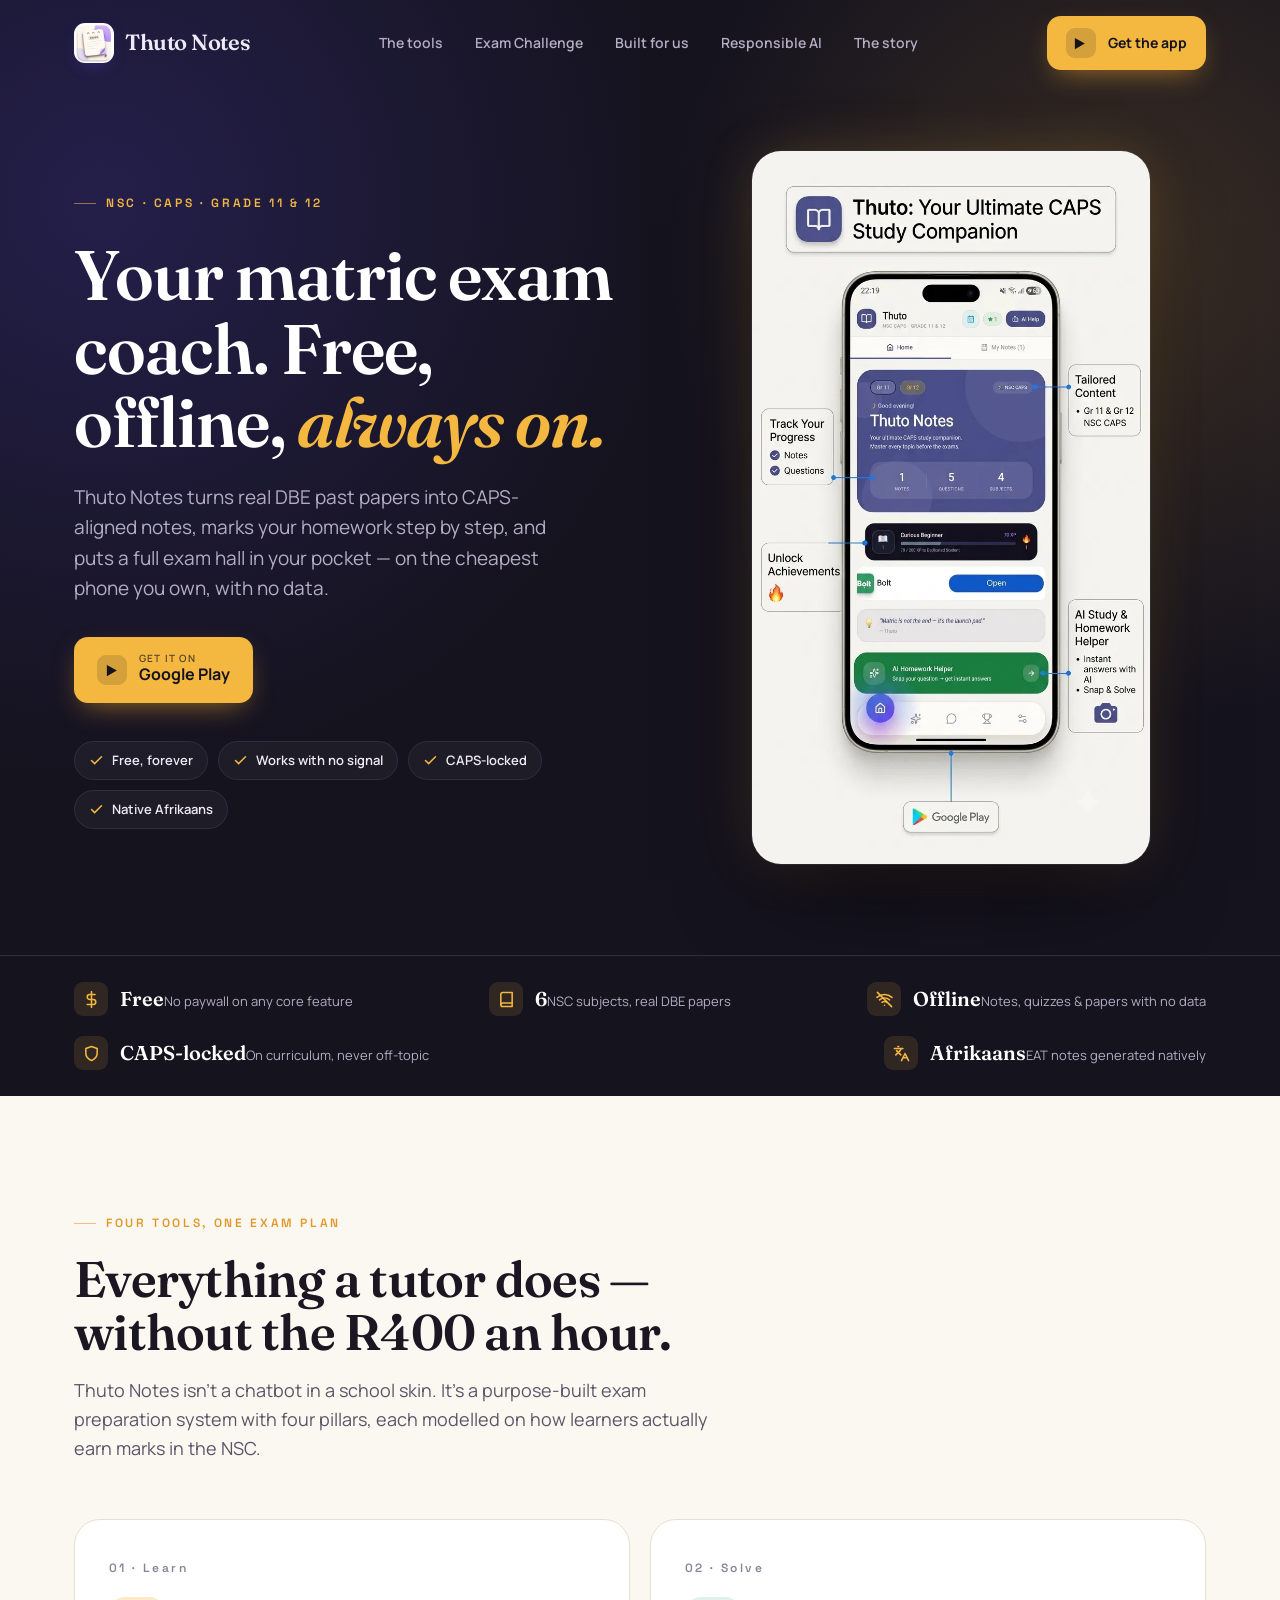
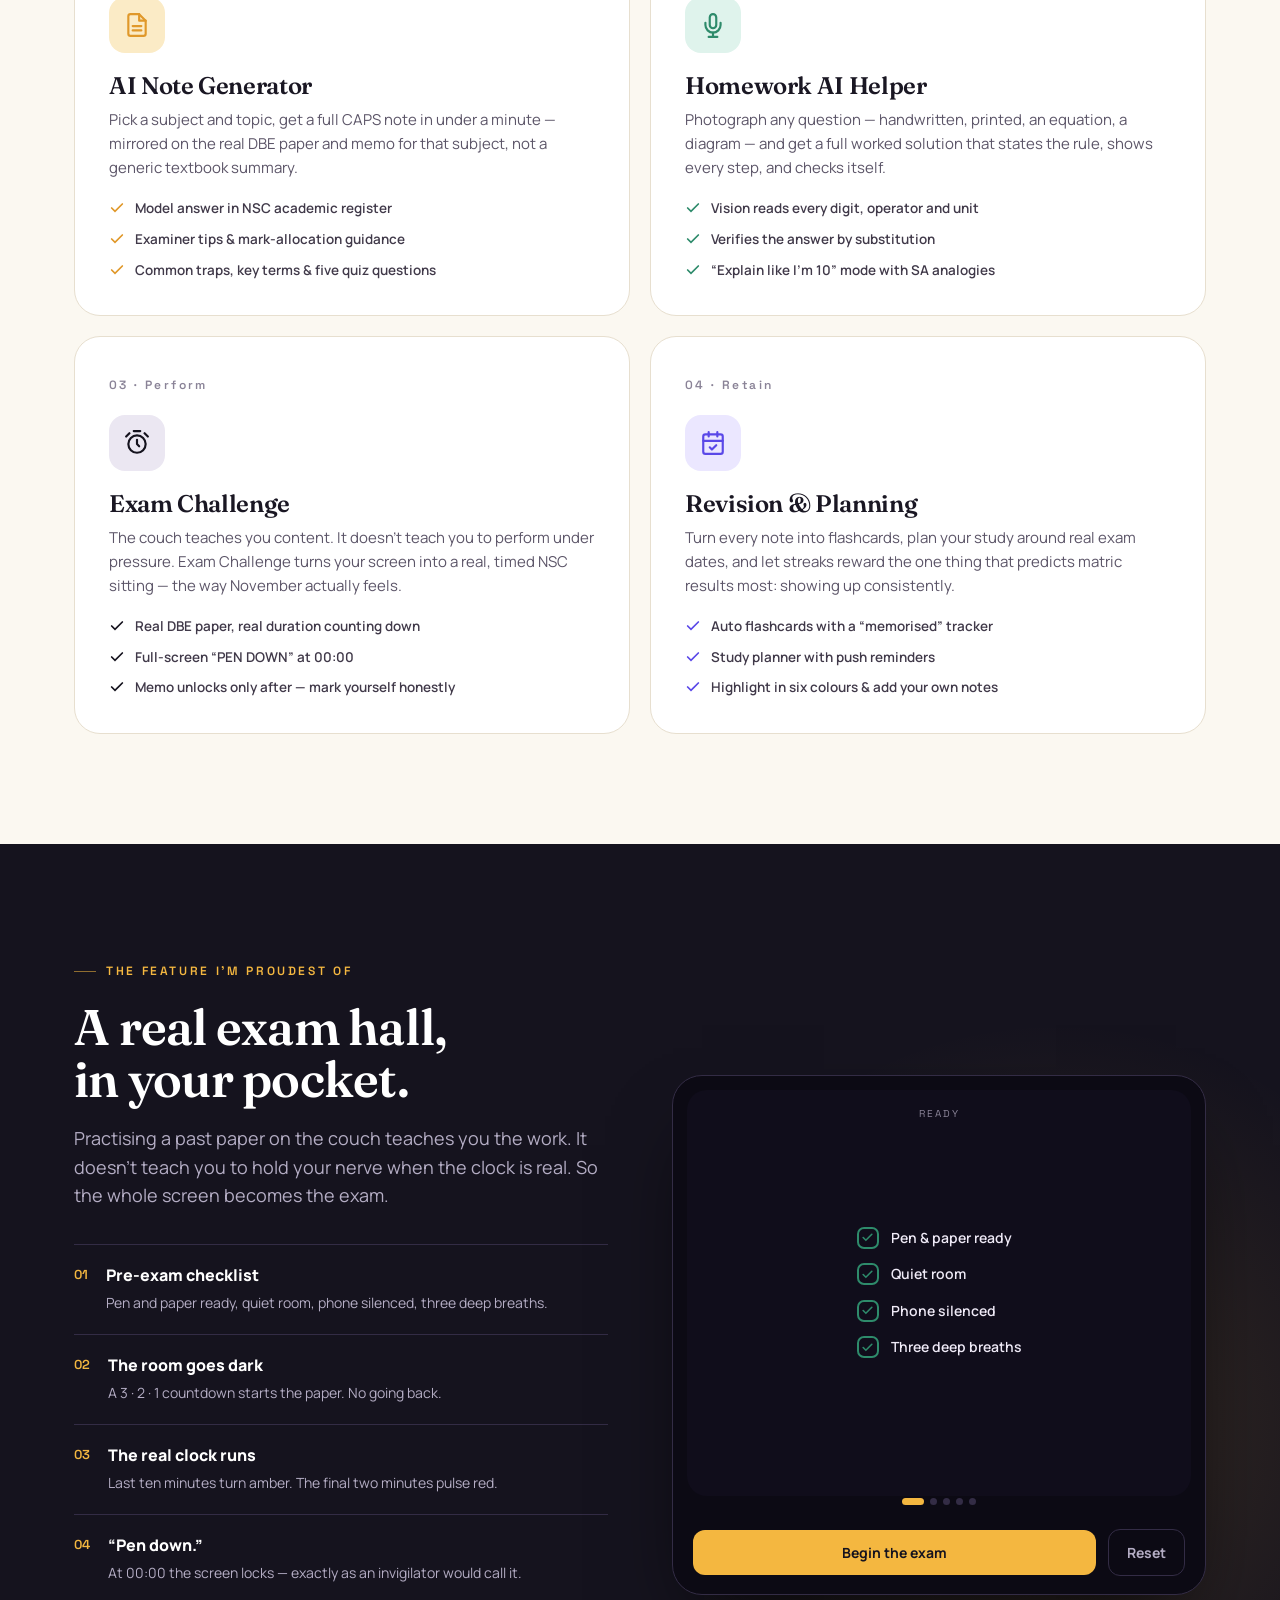
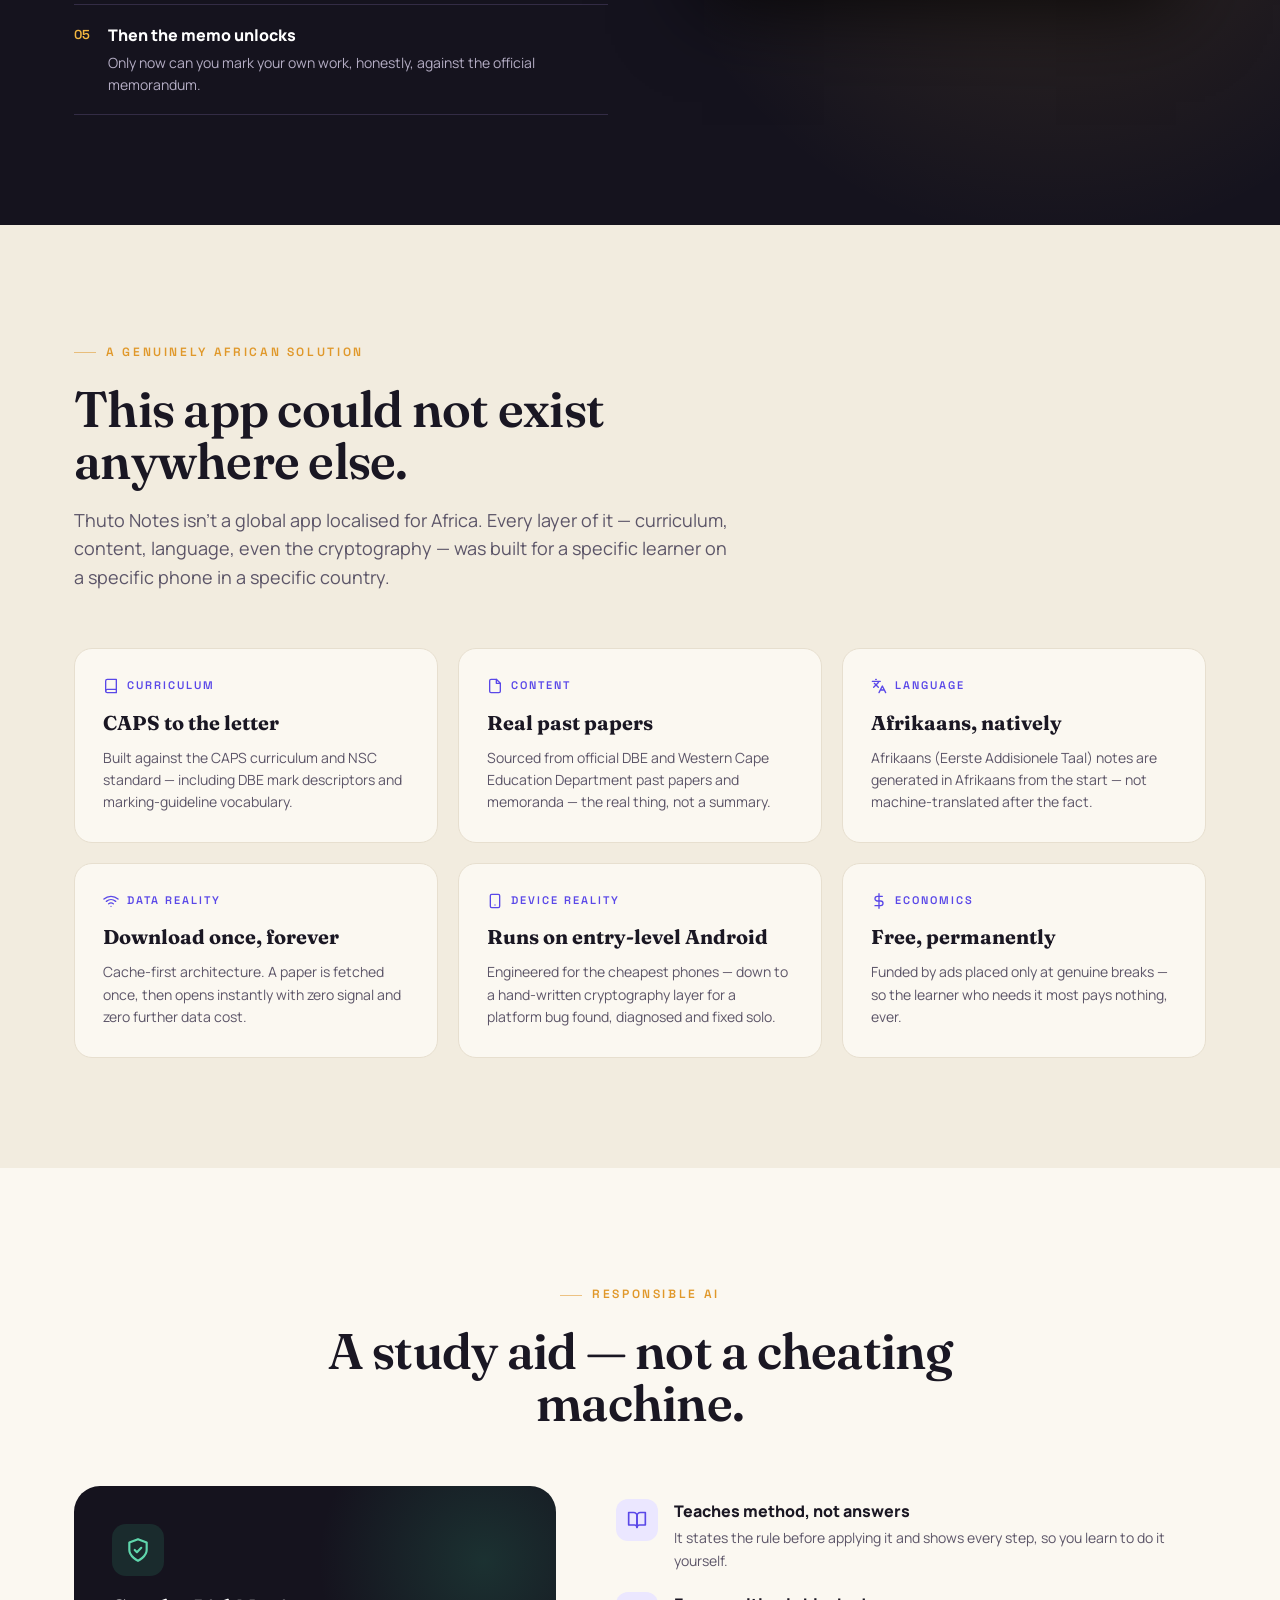
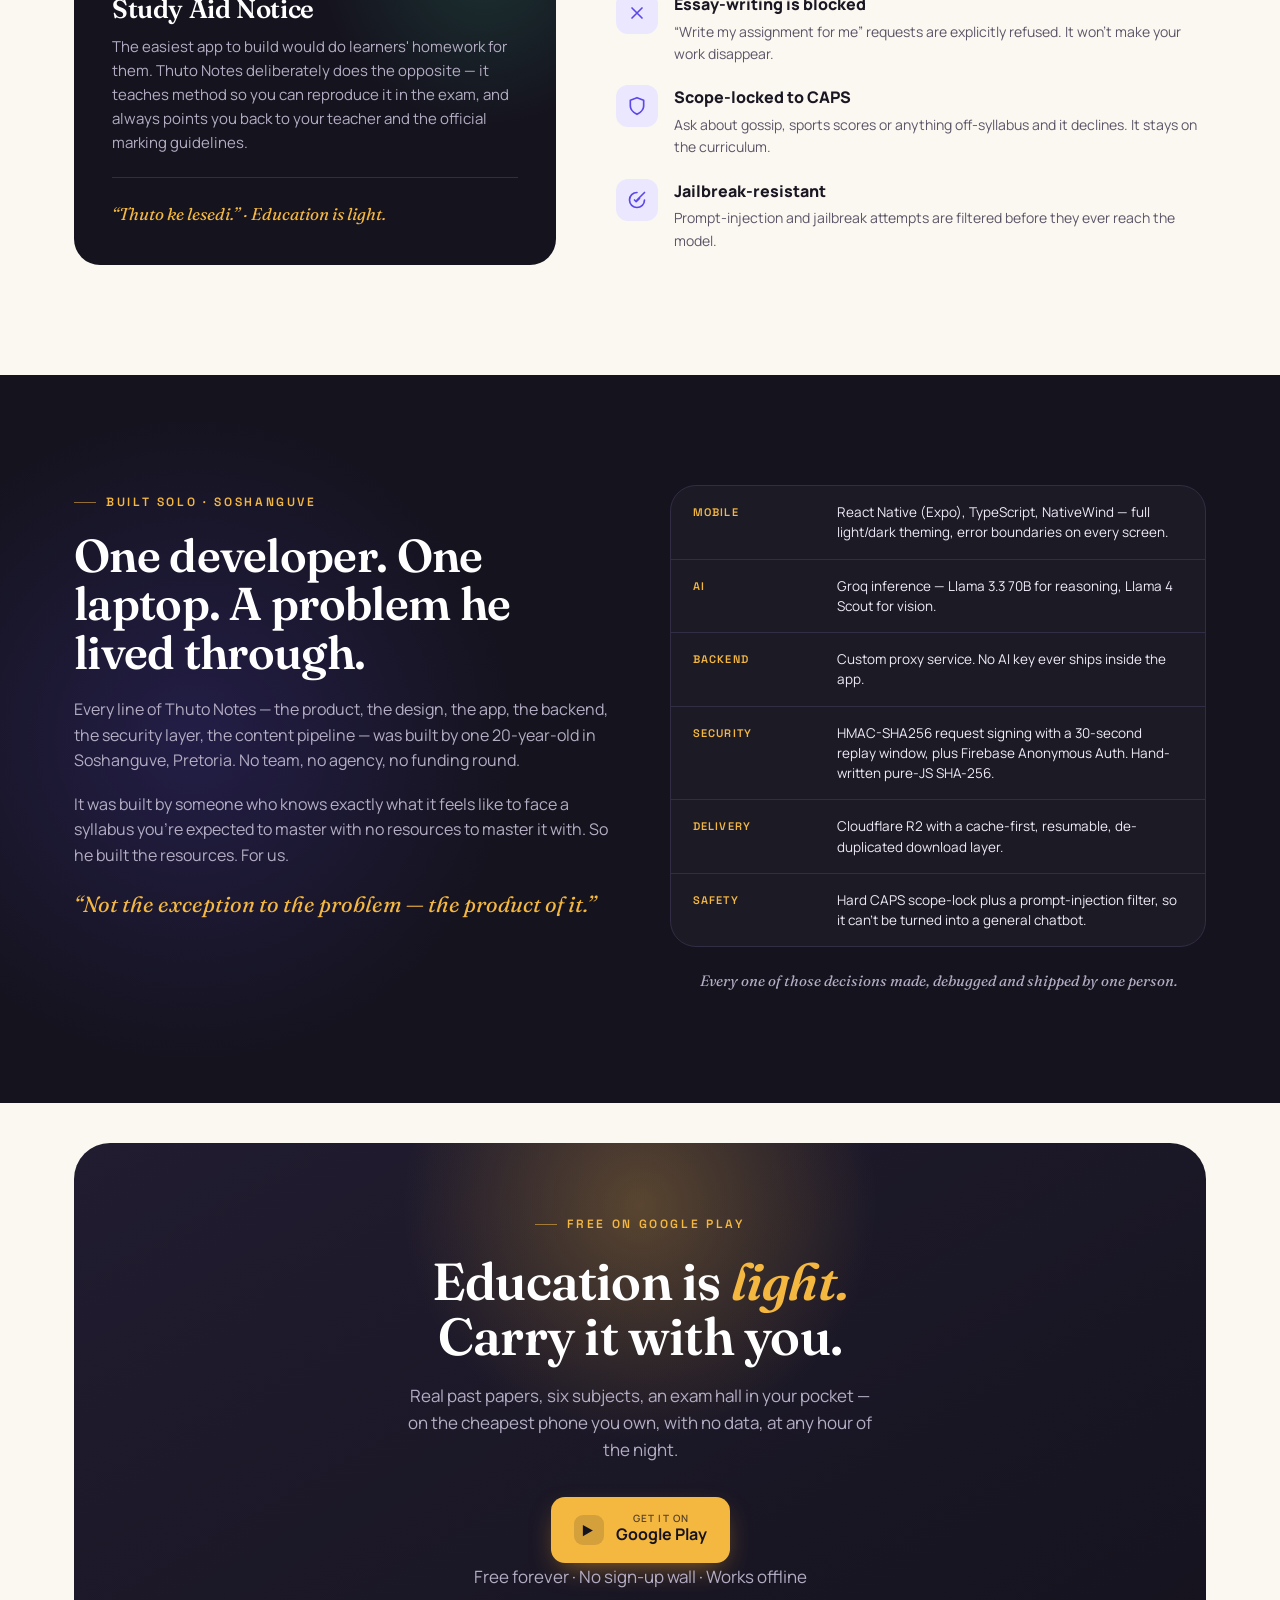
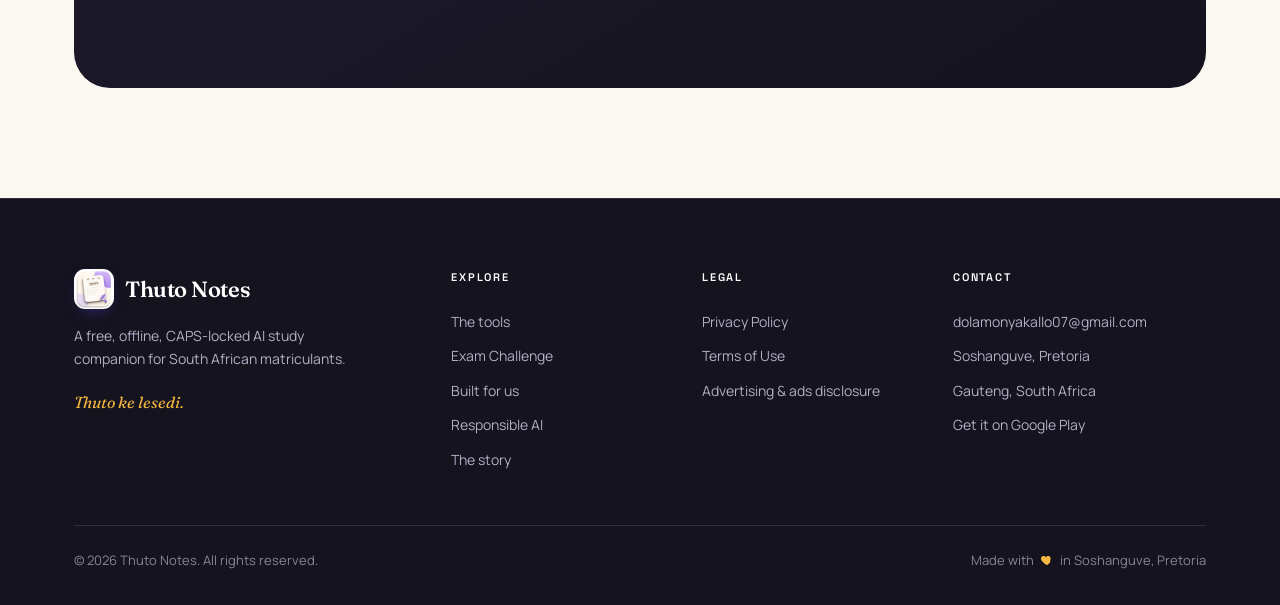
<file: index.html>
<!DOCTYPE html>
<html lang="en">
<head>
<meta charset="UTF-8" />
<meta name="viewport" content="width=device-width, initial-scale=1.0" />
<title>Thuto Notes — Free CAPS exam coach for South African matriculants</title>
<meta name="description" content="Thuto Notes is a free, offline-capable, CAPS-locked AI study companion for NSC Grade 11 &amp; 12 learners. Real DBE past papers, six subjects, native Afrikaans, built for the phone in your pocket." />
<meta name="theme-color" content="#15131E" />
<link rel="icon" type="image/png" href="app-icon.png" />
<link rel="apple-touch-icon" href="app-icon.png" />

<!-- Open Graph -->
<meta property="og:title" content="Thuto Notes — Education is light." />
<meta property="og:description" content="A free, offline, CAPS-locked AI exam coach for South African matriculants. Real past papers. Six subjects. Native Afrikaans." />
<meta property="og:type" content="website" />

<link rel="preconnect" href="https://fonts.googleapis.com">
<link rel="preconnect" href="https://fonts.gstatic.com" crossorigin>
<link href="https://fonts.googleapis.com/css2?family=Fraunces:ital,opsz,wght@0,9..144,400;0,9..144,500;0,9..144,600;0,9..144,700;1,9..144,400;1,9..144,500&family=Manrope:wght@400;500;600;700;800&family=Space+Grotesk:wght@400;500;600;700&display=swap" rel="stylesheet">

<style>
:root{
  --ink:#15131E;          /* deep warm night — the exam hall */
  --ink-soft:#211C30;     /* raised dark surface */
  --ink-line:#332C45;
  --paper:#FBF8F1;        /* warm paper */
  --paper-dim:#F2ECDF;    /* soft page shade */
  --paper-line:#E7DFCF;
  --lesedi:#F4B740;       /* the light — signature gold */
  --lesedi-deep:#E0982A;
  --lesedi-soft:#FBEBC6;
  --indigo:#5A48E8;       /* refined brand violet, used with restraint */
  --indigo-soft:#EBE7FF;
  --verify:#2E8B6B;       /* correct / verified, sparingly */
  --text:#1A1723;
  --muted:#5C5568;
  --muted-dim:#8A8397;
  --paper-on-dark:#EFEAF7;
  --muted-on-dark:#B4ADC4;

  --serif:'Fraunces',Georgia,serif;
  --sans:'Manrope',system-ui,-apple-system,sans-serif;
  --mono:'Space Grotesk',ui-monospace,monospace;

  --wrap:1180px;
  --r-lg:26px;
  --r-md:18px;
  --r-sm:12px;
}

*{margin:0;padding:0;box-sizing:border-box}
html{scroll-behavior:smooth;-webkit-text-size-adjust:100%}
body{
  font-family:var(--sans);
  background:var(--paper);
  color:var(--text);
  line-height:1.6;
  -webkit-font-smoothing:antialiased;
  overflow-x:hidden;
}
a{color:inherit;text-decoration:none}
img,svg{display:block}
::selection{background:var(--lesedi);color:var(--ink)}

.wrap{max-width:var(--wrap);margin:0 auto;padding:0 24px}
.eyebrow{
  font-family:var(--mono);
  font-size:12px;letter-spacing:.22em;text-transform:uppercase;
  font-weight:600;color:var(--lesedi-deep);
  display:inline-flex;align-items:center;gap:10px;
}
.eyebrow.on-dark{color:var(--lesedi)}
.eyebrow .tick{width:22px;height:1px;background:currentColor;opacity:.55}

h1,h2,h3{font-family:var(--serif);font-weight:600;line-height:1.05;letter-spacing:-.015em}
.serif-italic{font-style:italic;font-weight:500}

/* Focus */
a:focus-visible,button:focus-visible{outline:2px solid var(--indigo);outline-offset:3px;border-radius:6px}

/* ---------- Buttons ---------- */
.btn{
  display:inline-flex;align-items:center;gap:12px;
  font-family:var(--sans);font-weight:700;font-size:15px;
  padding:15px 22px;border-radius:14px;border:1px solid transparent;
  cursor:pointer;transition:transform .25s ease,box-shadow .25s ease,background .25s ease;
  white-space:nowrap;
}
.btn-gold{background:var(--lesedi);color:var(--ink);box-shadow:0 10px 28px -10px rgba(224,152,42,.7)}
.btn-gold:hover{transform:translateY(-2px);box-shadow:0 16px 34px -10px rgba(224,152,42,.85)}
.btn-ghost-dark{background:transparent;color:var(--paper-on-dark);border-color:var(--ink-line)}
.btn-ghost-dark:hover{border-color:var(--lesedi);color:#fff}
.btn-ink{background:var(--ink);color:var(--paper)}
.btn-ink:hover{transform:translateY(-2px)}
.btn .play{
  width:30px;height:30px;border-radius:9px;display:grid;place-items:center;flex:none;
  background:rgba(21,19,30,.12);
}
.btn-gold .play{background:rgba(21,19,30,.14)}
.btn .play svg{width:15px;height:15px}
.btn small{display:block;font-size:10px;font-weight:600;letter-spacing:.12em;opacity:.7;text-transform:uppercase;line-height:1}
.btn .lbl2{font-size:16px;line-height:1.1}

/* ---------- Nav ---------- */
header.nav{position:fixed;inset:0 0 auto 0;z-index:60;transition:all .4s ease;padding:16px 0}
header.nav.solid{background:rgba(251,248,241,.82);backdrop-filter:blur(14px);border-bottom:1px solid var(--paper-line);padding:10px 0}
.nav-in{display:flex;align-items:center;justify-content:space-between;gap:24px}
.brand{display:flex;align-items:center;gap:11px;font-family:var(--serif);font-size:22px;font-weight:600;letter-spacing:-.02em;color:var(--paper-on-dark)}
header.nav.solid .brand{color:var(--ink)}
.brand .mark{
  width:38px;height:38px;border-radius:11px;flex:none;position:relative;
  background:linear-gradient(150deg,var(--indigo),#3d2fc0);
  display:grid;place-items:center;box-shadow:0 8px 20px -8px rgba(90,72,232,.7);
}
.brand .mark::after{content:"";position:absolute;top:-3px;right:-3px;width:12px;height:12px;border-radius:50%;background:var(--lesedi);box-shadow:0 0 14px 2px var(--lesedi)}
.brand .mark svg{width:19px;height:19px}
.brand-img{width:40px;height:40px;border-radius:11px;flex:none;object-fit:cover;
  box-shadow:0 6px 16px -7px rgba(90,72,232,.6),0 2px 8px -3px rgba(0,0,0,.3)}
.showcase{position:relative;z-index:2;width:min(400px,88vw);border-radius:30px;overflow:hidden;
  border:1px solid rgba(255,255,255,.08);
  box-shadow:0 44px 90px -30px rgba(0,0,0,.7),0 0 60px -12px rgba(244,183,64,.28)}
.showcase img{width:100%;height:auto;display:block}
.nav-links{display:flex;align-items:center;gap:6px}
.nav-links a{font-size:14px;font-weight:600;color:var(--muted-on-dark);padding:8px 13px;border-radius:9px;transition:color .2s,background .2s}
header.nav.solid .nav-links a{color:var(--muted)}
.nav-links a:hover{color:var(--lesedi)}
header.nav.solid .nav-links a:hover{color:var(--indigo);background:var(--indigo-soft)}
.nav-cta{display:flex;align-items:center;gap:12px}
.nav-cta .btn{padding:11px 18px;font-size:14px}
.burger{display:none;background:none;border:none;cursor:pointer;padding:8px;color:var(--paper-on-dark)}
header.nav.solid .burger{color:var(--ink)}
.burger svg{width:26px;height:26px}

/* mobile menu */
.mobile-menu{position:fixed;inset:0;z-index:70;background:var(--ink);padding:26px 24px;transform:translateY(-100%);transition:transform .4s cubic-bezier(.6,.05,.1,1);display:flex;flex-direction:column}
.mobile-menu.open{transform:translateY(0)}
.mm-top{display:flex;justify-content:space-between;align-items:center;margin-bottom:40px}
.mm-top .brand{color:var(--paper-on-dark)}
.mm-close{background:none;border:none;color:var(--paper-on-dark);cursor:pointer}
.mm-close svg{width:28px;height:28px}
.mobile-menu nav{display:flex;flex-direction:column;gap:4px}
.mobile-menu nav a{font-family:var(--serif);font-size:30px;color:var(--paper-on-dark);padding:12px 0;border-bottom:1px solid var(--ink-line)}
.mobile-menu nav a:active{color:var(--lesedi)}
.mobile-menu .btn{margin-top:32px;justify-content:center}

/* ---------- HERO ---------- */
.hero{position:relative;background:var(--ink);color:var(--paper-on-dark);overflow:hidden;padding:150px 0 90px}
.hero::before{content:"";position:absolute;top:-15%;left:-10%;width:60%;height:120%;
  background:radial-gradient(circle at 30% 30%,rgba(90,72,232,.22),transparent 60%);pointer-events:none}
.hero::after{content:"";position:absolute;top:0;right:-5%;width:55%;height:90%;
  background:radial-gradient(circle at 70% 30%,rgba(244,183,64,.16),transparent 60%);pointer-events:none}
.hero-grid{position:relative;display:grid;grid-template-columns:1.05fr .95fr;gap:60px;align-items:center}
.hero-copy{max-width:560px}
.hero h1{font-size:clamp(42px,6vw,70px);color:#fff;margin:26px 0 22px}
.hero h1 .lit{color:var(--lesedi);position:relative;font-style:italic}
.hero p.lead{font-size:19px;color:var(--muted-on-dark);max-width:490px;margin-bottom:34px}
.hero-cta{display:flex;flex-wrap:wrap;gap:14px;margin-bottom:38px}
.hero-chips{display:flex;flex-wrap:wrap;gap:10px}
.chip{display:inline-flex;align-items:center;gap:8px;font-size:13px;font-weight:600;color:var(--paper-on-dark);
  background:rgba(255,255,255,.04);border:1px solid var(--ink-line);padding:8px 14px;border-radius:100px}
.chip svg{width:15px;height:15px;color:var(--lesedi)}

/* Phone */
.phone-stage{position:relative;display:flex;justify-content:center;align-items:center;min-height:540px}
.phone-stage .halo{position:absolute;width:420px;height:420px;border-radius:50%;
  background:radial-gradient(circle,rgba(244,183,64,.35),rgba(90,72,232,.18) 45%,transparent 70%);
  filter:blur(10px);animation:breathe 6s ease-in-out infinite}
@keyframes breathe{0%,100%{transform:scale(1);opacity:.85}50%{transform:scale(1.06);opacity:1}}
.phone{position:relative;width:300px;height:610px;border-radius:44px;padding:11px;z-index:2;
  background:linear-gradient(160deg,#2c2640,#191524);
  box-shadow:0 40px 80px -30px rgba(0,0,0,.7),0 0 0 1px rgba(255,255,255,.05),0 0 60px -10px rgba(244,183,64,.35)}
.screen{width:100%;height:100%;border-radius:34px;overflow:hidden;background:#fff;display:flex;flex-direction:column}
.ph-top{background:var(--indigo);color:#fff;padding:14px 18px 20px}
.ph-status{display:flex;justify-content:space-between;align-items:center;font-size:11px;opacity:.85;margin-bottom:14px}
.ph-status b{font-weight:700}
.ph-greet{display:flex;align-items:center;gap:8px;font-size:12px;opacity:.85;margin-bottom:4px}
.ph-greet .dot{width:8px;height:8px;border-radius:50%;background:var(--lesedi);box-shadow:0 0 8px var(--lesedi)}
.ph-h{font-family:var(--serif);font-size:23px;font-weight:600;margin-bottom:5px}
.ph-sub{font-size:11.5px;opacity:.8;line-height:1.45}
.ph-stats{display:flex;gap:8px;margin-top:16px}
.ph-stat{flex:1;background:rgba(255,255,255,.12);border:1px solid rgba(255,255,255,.12);border-radius:12px;padding:9px 6px;text-align:center}
.ph-stat b{display:block;font-family:var(--serif);font-size:18px;font-weight:600}
.ph-stat span{font-size:9px;opacity:.75}
.ph-body{background:#F4F1F9;flex:1;padding:13px;display:flex;flex-direction:column;gap:10px}
.ph-card{background:#fff;border-radius:15px;padding:12px;display:flex;align-items:center;gap:11px;box-shadow:0 2px 10px -6px rgba(20,15,40,.2)}
.ph-ic{width:38px;height:38px;border-radius:11px;flex:none;display:grid;place-items:center}
.ph-ic svg{width:19px;height:19px}
.ph-card .t{font-size:12px;font-weight:800;color:#241f33}
.ph-card .d{font-size:10px;color:#8a8397;margin-top:1px}
.ph-card.stream .ph-ic{background:var(--lesedi-soft)}
.ph-card.helper{background:linear-gradient(100deg,var(--verify),#25795b);color:#fff;box-shadow:0 10px 24px -10px rgba(46,139,107,.6)}
.ph-card.helper .ph-ic{background:rgba(255,255,255,.2)}
.ph-card.helper .t{color:#fff}.ph-card.helper .d{color:rgba(255,255,255,.85)}
.ph-card.note .ph-ic{background:var(--indigo-soft)}
.ph-tag{margin-left:auto;font-size:8px;font-weight:800;letter-spacing:.05em;background:var(--verify);color:#fff;padding:3px 6px;border-radius:6px}
.ph-lbl{font-family:var(--mono);font-size:9px;font-weight:600;letter-spacing:.16em;text-transform:uppercase;color:#9a93a8;margin:2px 2px -2px}
.ph-nav{background:#fff;border-top:1px solid #ece7f2;display:flex;justify-content:space-around;padding:9px 0}
.ph-nav i{display:flex;flex-direction:column;align-items:center;gap:3px;color:#b3adc0;font-style:normal;font-size:8px;font-weight:700}
.ph-nav i.on{color:var(--indigo)}
.ph-nav i svg{width:19px;height:19px}
.streak-xp{margin-left:auto;font-size:10px;font-weight:800;color:var(--lesedi-deep);background:var(--lesedi-soft);padding:4px 8px;border-radius:8px}

/* ---------- Facts strip ---------- */
.facts{background:var(--ink);border-top:1px solid var(--ink-line);padding:0}
.facts-in{display:flex;flex-wrap:wrap;justify-content:space-between;gap:20px 40px;padding:26px 24px;max-width:var(--wrap);margin:0 auto}
.fact{display:flex;align-items:center;gap:12px}
.fact b{font-family:var(--serif);font-size:20px;color:#fff;font-weight:600}
.fact span{font-size:13px;color:var(--muted-on-dark);max-width:120px;line-height:1.3}
.fact .fi{width:34px;height:34px;border-radius:9px;background:rgba(244,183,64,.12);display:grid;place-items:center;flex:none}
.fact .fi svg{width:17px;height:17px;color:var(--lesedi)}

/* ---------- Section base ---------- */
.section{padding:110px 0;position:relative}
.section-head{max-width:660px;margin-bottom:56px}
.section-head.center{margin-left:auto;margin-right:auto;text-align:center}
.section-head h2{font-size:clamp(32px,4.4vw,50px);margin:20px 0 18px;color:var(--text)}
.section-head p{font-size:18px;color:var(--muted)}
.on-dark .section-head h2{color:#fff}
.on-dark .section-head p{color:var(--muted-on-dark)}

/* ---------- Pillars ---------- */
.pillars{background:var(--paper)}
.pillar-grid{display:grid;grid-template-columns:repeat(2,1fr);gap:20px}
.pillar{
  background:#fff;border:1px solid var(--paper-line);border-radius:var(--r-lg);
  padding:34px;position:relative;overflow:hidden;transition:transform .4s ease,box-shadow .4s ease,border-color .4s ease;
}
.pillar:hover{transform:translateY(-5px);box-shadow:0 30px 60px -30px rgba(30,20,50,.28);border-color:transparent}
.pillar .num{font-family:var(--mono);font-size:12px;font-weight:600;letter-spacing:.2em;color:var(--muted-dim)}
.pillar .pic{width:56px;height:56px;border-radius:16px;display:grid;place-items:center;margin:18px 0 20px}
.pillar .pic svg{width:26px;height:26px}
.pillar h3{font-size:24px;margin-bottom:10px;color:var(--text)}
.pillar p{font-size:15px;color:var(--muted);margin-bottom:18px}
.pillar ul{list-style:none;display:flex;flex-direction:column;gap:9px}
.pillar li{display:flex;gap:10px;font-size:13.5px;font-weight:600;color:#403949}
.pillar li svg{width:16px;height:16px;flex:none;margin-top:2px}
.pc-gold .pic{background:var(--lesedi-soft);color:var(--lesedi-deep)}
.pc-gold li svg{color:var(--lesedi-deep)}
.pc-green .pic{background:#DFF3EC;color:var(--verify)}
.pc-green li svg{color:var(--verify)}
.pc-indigo .pic{background:var(--indigo-soft);color:var(--indigo)}
.pc-indigo li svg{color:var(--indigo)}
.pc-ink .pic{background:#EBE7F2;color:var(--ink)}
.pc-ink li svg{color:var(--ink)}

/* ---------- Exam Challenge ---------- */
.exam{background:var(--ink);color:var(--paper-on-dark);overflow:hidden}
.exam::before{content:"";position:absolute;bottom:-20%;right:-10%;width:55%;height:120%;
  background:radial-gradient(circle,rgba(244,183,64,.14),transparent 60%);pointer-events:none}
.exam-grid{display:grid;grid-template-columns:1fr 1fr;gap:64px;align-items:center;position:relative}
.exam-steps{list-style:none;display:flex;flex-direction:column;gap:2px;margin-top:34px}
.exam-steps li{display:grid;grid-template-columns:auto 1fr;gap:18px;padding:18px 0;border-top:1px solid var(--ink-line)}
.exam-steps li:last-child{border-bottom:1px solid var(--ink-line)}
.exam-steps .sn{font-family:var(--mono);font-size:13px;font-weight:600;color:var(--lesedi);padding-top:2px}
.exam-steps h4{font-family:var(--sans);font-size:16px;font-weight:800;color:#fff;margin-bottom:3px}
.exam-steps p{font-size:14px;color:var(--muted-on-dark)}

/* interactive exam demo */
.demo{position:relative;background:#0C0A14;border:1px solid var(--ink-line);border-radius:30px;padding:14px;
  box-shadow:0 40px 80px -30px rgba(0,0,0,.8);min-height:520px;display:flex;flex-direction:column}
.demo-screen{flex:1;border-radius:20px;background:#100D1B;display:flex;flex-direction:column;align-items:center;justify-content:center;
  text-align:center;padding:30px 26px;position:relative;overflow:hidden;transition:background .5s}
.demo-screen .stage-label{position:absolute;top:16px;left:0;right:0;font-family:var(--mono);font-size:10px;letter-spacing:.2em;text-transform:uppercase;color:var(--muted-dim)}
.d-check{list-style:none;text-align:left;display:flex;flex-direction:column;gap:14px;width:100%;max-width:230px}
.d-check li{display:flex;gap:12px;align-items:center;font-size:14px;color:var(--paper-on-dark);font-weight:600}
.d-check li .box{width:22px;height:22px;border-radius:7px;border:2px solid var(--verify);display:grid;place-items:center;flex:none}
.d-check li .box svg{width:13px;height:13px;color:var(--verify)}
.d-count{font-family:var(--serif);font-size:120px;font-weight:600;color:var(--lesedi);line-height:1;animation:pop .5s ease}
@keyframes pop{from{transform:scale(.6);opacity:0}to{transform:scale(1);opacity:1}}
.d-timer{font-family:var(--mono);font-size:56px;font-weight:600;letter-spacing:.04em;color:#fff}
.d-paper-note{font-size:13px;color:var(--muted-on-dark);margin-top:12px;max-width:220px}
.d-bar{width:100%;max-width:240px;height:6px;border-radius:100px;background:rgba(255,255,255,.1);margin-top:22px;overflow:hidden}
.d-bar i{display:block;height:100%;background:var(--lesedi);width:64%;border-radius:100px}
.demo.amber .demo-screen{background:#241a08}.demo.amber .d-timer{color:var(--lesedi)}
.demo.red .demo-screen{background:#2a0f10}.demo.red .d-timer{color:#ff6b6b;animation:pulseRed 1s ease-in-out infinite}
@keyframes pulseRed{50%{opacity:.5}}
.d-pen{font-family:var(--serif);font-size:44px;font-weight:700;color:#fff;letter-spacing:.02em}
.d-pen-sub{font-size:13px;color:var(--muted-on-dark);margin-top:10px}
.d-memo{width:100%;max-width:250px}
.d-memo .lock{width:52px;height:52px;border-radius:14px;background:rgba(46,139,107,.18);display:grid;place-items:center;margin:0 auto 18px}
.d-memo .lock svg{width:26px;height:26px;color:var(--verify)}
.d-memo h5{font-family:var(--serif);font-size:22px;color:#fff;margin-bottom:8px}
.d-memo p{font-size:13px;color:var(--muted-on-dark)}
.demo-ctrl{display:flex;align-items:center;gap:12px;padding:14px 6px 4px}
.demo-ctrl button{flex:1;font-family:var(--sans);font-weight:700;font-size:14px;padding:13px;border-radius:12px;border:none;cursor:pointer;transition:transform .2s,opacity .2s}
.demo-ctrl .go{background:var(--lesedi);color:var(--ink)}
.demo-ctrl .go:hover{transform:translateY(-2px)}
.demo-ctrl .reset{background:transparent;color:var(--muted-on-dark);border:1px solid var(--ink-line);flex:0 0 auto;padding:13px 18px}
.demo-dots{display:flex;gap:6px;justify-content:center;padding:2px 0 10px}
.demo-dots span{width:7px;height:7px;border-radius:50%;background:var(--ink-line);transition:all .3s}
.demo-dots span.on{background:var(--lesedi);width:22px;border-radius:100px}

/* ---------- African / differentiators ---------- */
.african{background:var(--paper-dim)}
.afr-grid{display:grid;grid-template-columns:repeat(3,1fr);gap:20px}
.afr{background:var(--paper);border:1px solid var(--paper-line);border-radius:var(--r-md);padding:28px}
.afr .k{font-family:var(--mono);font-size:11px;font-weight:600;letter-spacing:.18em;text-transform:uppercase;color:var(--indigo);margin-bottom:12px;display:flex;align-items:center;gap:8px}
.afr .k svg{width:16px;height:16px}
.afr h4{font-family:var(--serif);font-size:20px;color:var(--text);margin-bottom:8px}
.afr p{font-size:14px;color:var(--muted)}

/* ---------- Responsible AI ---------- */
.responsible{background:var(--paper)}
.resp-grid{display:grid;grid-template-columns:.9fr 1.1fr;gap:60px;align-items:center}
.resp-notice{background:var(--ink);color:var(--paper-on-dark);border-radius:var(--r-lg);padding:38px;position:relative;overflow:hidden}
.resp-notice::before{content:"";position:absolute;top:-30%;right:-20%;width:70%;height:100%;background:radial-gradient(circle,rgba(46,139,107,.25),transparent 65%)}
.resp-notice .rn-ic{width:52px;height:52px;border-radius:14px;background:rgba(46,139,107,.2);display:grid;place-items:center;margin-bottom:20px;position:relative}
.resp-notice .rn-ic svg{width:26px;height:26px;color:#5fd6ac}
.resp-notice h3{font-size:26px;color:#fff;margin-bottom:12px;position:relative}
.resp-notice p{font-size:15px;color:var(--muted-on-dark);position:relative}
.resp-notice .quote{margin-top:22px;padding-top:22px;border-top:1px solid var(--ink-line);font-family:var(--serif);font-style:italic;font-size:17px;color:var(--lesedi);position:relative}
.resp-list{list-style:none;display:flex;flex-direction:column;gap:20px}
.resp-list li{display:grid;grid-template-columns:auto 1fr;gap:16px}
.resp-list .ri{width:42px;height:42px;border-radius:12px;background:var(--indigo-soft);display:grid;place-items:center;flex:none}
.resp-list .ri svg{width:20px;height:20px;color:var(--indigo)}
.resp-list h4{font-family:var(--sans);font-size:16px;font-weight:800;color:var(--text);margin-bottom:3px}
.resp-list p{font-size:14px;color:var(--muted)}

/* ---------- Founder / built solo ---------- */
.founder{background:var(--ink);color:var(--paper-on-dark);overflow:hidden}
.founder::before{content:"";position:absolute;top:-10%;left:-10%;width:50%;height:120%;background:radial-gradient(circle,rgba(90,72,232,.2),transparent 60%)}
.founder-grid{display:grid;grid-template-columns:1fr 1fr;gap:60px;align-items:start;position:relative}
.founder-copy h2{font-size:clamp(30px,4vw,46px);color:#fff;margin:20px 0 20px}
.founder-copy p{font-size:16px;color:var(--muted-on-dark);margin-bottom:18px}
.founder-copy .sig{font-family:var(--serif);font-style:italic;font-size:22px;color:var(--lesedi);margin-top:8px}
.eng-table{background:rgba(255,255,255,.03);border:1px solid var(--ink-line);border-radius:var(--r-lg);overflow:hidden}
.eng-table .row{display:grid;grid-template-columns:130px 1fr;gap:14px;padding:16px 22px;border-bottom:1px solid var(--ink-line)}
.eng-table .row:last-child{border-bottom:none}
.eng-table .row .l{font-family:var(--mono);font-size:11px;font-weight:600;letter-spacing:.1em;text-transform:uppercase;color:var(--lesedi);padding-top:2px}
.eng-table .row .v{font-size:13.5px;color:var(--paper-on-dark);line-height:1.5}
.eng-cap{font-family:var(--serif);font-style:italic;font-size:15px;color:var(--muted-on-dark);text-align:center;margin-top:22px}

/* ---------- CTA ---------- */
.cta-sec{background:var(--paper);padding:40px 0 110px}
.cta{background:linear-gradient(150deg,#211C30,var(--ink));border-radius:36px;padding:64px 48px;text-align:center;position:relative;overflow:hidden}
.cta::before{content:"";position:absolute;top:-40%;left:50%;transform:translateX(-50%);width:560px;height:560px;
  background:radial-gradient(circle,rgba(244,183,64,.28),transparent 60%);pointer-events:none}
.cta .eyebrow{margin-bottom:20px;justify-content:center}
.cta h2{font-size:clamp(32px,4.6vw,52px);color:#fff;position:relative;margin-bottom:18px}
.cta h2 .lit{color:var(--lesedi);font-style:italic}
.cta p{font-size:17px;color:var(--muted-on-dark);max-width:480px;margin:0 auto 34px;position:relative}
.cta .btn{position:relative}
.cta-note{font-size:13px;color:var(--muted-dim);margin-top:20px;position:relative}

/* ---------- Footer ---------- */
footer{background:var(--ink);color:var(--muted-on-dark);border-top:1px solid var(--ink-line);padding:70px 0 34px}
.foot-grid{display:grid;grid-template-columns:1.6fr 1fr 1fr 1.2fr;gap:40px;margin-bottom:48px}
.foot-brand .brand{color:#fff;margin-bottom:16px}
.foot-brand p{font-size:14px;max-width:280px;margin-bottom:20px}
.foot-motto{font-family:var(--serif);font-style:italic;font-size:16px;color:var(--lesedi)}
.foot-col h5{font-family:var(--mono);font-size:11px;letter-spacing:.16em;text-transform:uppercase;color:#fff;margin-bottom:18px;font-weight:600}
.foot-col a,.foot-col span{display:block;font-size:14px;color:var(--muted-on-dark);padding:6px 0;transition:color .2s}
.foot-col a:hover{color:var(--lesedi)}
.foot-bottom{border-top:1px solid var(--ink-line);padding-top:24px;display:flex;justify-content:space-between;align-items:center;gap:16px;flex-wrap:wrap;font-size:13px;color:var(--muted-dim)}
.foot-bottom .made{display:flex;align-items:center;gap:6px}
.foot-bottom .made svg{width:14px;height:14px;color:var(--lesedi)}

/* ---------- reveal ---------- */
.reveal{opacity:0;transform:translateY(26px);transition:opacity .8s cubic-bezier(.2,.6,.2,1),transform .8s cubic-bezier(.2,.6,.2,1)}
.reveal.in{opacity:1;transform:none}

/* ---------- Responsive ---------- */
@media(max-width:960px){
  .nav-links{display:none}
  .nav-cta .btn:not(.burger){display:none}
  .burger{display:block}
  .hero-grid,.exam-grid,.resp-grid,.founder-grid{grid-template-columns:1fr;gap:48px}
  .phone-stage{order:-1;min-height:auto}
  .afr-grid{grid-template-columns:1fr 1fr}
  .foot-grid{grid-template-columns:1fr 1fr}
}
@media(max-width:640px){
  .wrap{padding:0 20px}
  .section{padding:80px 0}
  .hero{padding:130px 0 70px}
  .pillar-grid{grid-template-columns:1fr}
  .afr-grid,.foot-grid{grid-template-columns:1fr}
  .facts-in{gap:20px}
  .fact{width:calc(50% - 20px)}
  .cta{padding:48px 26px}
  .resp-notice,.pillar{padding:28px}
  .foot-bottom{flex-direction:column;align-items:flex-start}
}
@media(prefers-reduced-motion:reduce){
  *{animation:none!important;scroll-behavior:auto!important;transition-duration:.01ms!important}
  .reveal{opacity:1;transform:none}
}
</style>
</head>
<body>

<!-- ============ NAV ============ -->
<header class="nav" id="nav">
  <div class="wrap nav-in">
    <a href="#home" class="brand">
      <img src="app-icon.png" alt="" class="brand-img" />
      Thuto Notes
    </a>
    <nav class="nav-links">
      <a href="#tools">The tools</a>
      <a href="#exam">Exam Challenge</a>
      <a href="#african">Built for us</a>
      <a href="#responsible">Responsible AI</a>
      <a href="#founder">The story</a>
    </nav>
    <div class="nav-cta">
      <a href="https://play.google.com/store/search?q=thuto+notes&amp;c=apps&amp;hl=en_ZA" target="_blank" rel="noopener" class="btn btn-gold">
        <span class="play"><svg viewBox="0 0 24 24" fill="var(--ink)"><path d="M3 3l16 9-16 9V3z"/></svg></span>
        Get the app
      </a>
      <button class="burger" id="burger" aria-label="Open menu"><svg viewBox="0 0 24 24" fill="none" stroke="currentColor" stroke-width="2" stroke-linecap="round"><path d="M3 6h18M3 12h18M3 18h18"/></svg></button>
    </div>
  </div>
</header>

<div class="mobile-menu" id="mobileMenu">
  <div class="mm-top">
    <span class="brand"><img src="app-icon.png" alt="" class="brand-img" />Thuto Notes</span>
    <button class="mm-close" id="mmClose" aria-label="Close menu"><svg viewBox="0 0 24 24" fill="none" stroke="currentColor" stroke-width="2" stroke-linecap="round"><path d="M18 6 6 18M6 6l12 12"/></svg></button>
  </div>
  <nav>
    <a href="#tools">The tools</a>
    <a href="#exam">Exam Challenge</a>
    <a href="#african">Built for us</a>
    <a href="#responsible">Responsible AI</a>
    <a href="#founder">The story</a>
  </nav>
  <a href="https://play.google.com/store/search?q=thuto+notes&amp;c=apps&amp;hl=en_ZA" target="_blank" rel="noopener" class="btn btn-gold">Get it on Google Play</a>
</div>

<!-- ============ HERO ============ -->
<section class="hero" id="home">
  <div class="wrap hero-grid">
    <div class="hero-copy reveal">
      <span class="eyebrow on-dark"><span class="tick"></span>NSC · CAPS · Grade 11 &amp; 12</span>
      <h1>Your matric exam coach. Free, offline, <span class="lit">always on.</span></h1>
      <p class="lead">Thuto Notes turns real DBE past papers into CAPS-aligned notes, marks your homework step by step, and puts a full exam hall in your pocket — on the cheapest phone you own, with no data.</p>
      <div class="hero-cta">
        <a href="https://play.google.com/store/search?q=thuto+notes&amp;c=apps&amp;hl=en_ZA" target="_blank" rel="noopener" class="btn btn-gold">
          <span class="play"><svg viewBox="0 0 24 24" fill="var(--ink)"><path d="M3 3l16 9-16 9V3z"/></svg></span>
          <span><small>Get it on</small><span class="lbl2">Google Play</span></span>
        </a>
      </div>
      <div class="hero-chips">
        <span class="chip"><svg viewBox="0 0 24 24" fill="none" stroke="currentColor" stroke-width="2.4" stroke-linecap="round"><path d="M20 6 9 17l-5-5"/></svg>Free, forever</span>
        <span class="chip"><svg viewBox="0 0 24 24" fill="none" stroke="currentColor" stroke-width="2.4" stroke-linecap="round"><path d="M20 6 9 17l-5-5"/></svg>Works with no signal</span>
        <span class="chip"><svg viewBox="0 0 24 24" fill="none" stroke="currentColor" stroke-width="2.4" stroke-linecap="round"><path d="M20 6 9 17l-5-5"/></svg>CAPS-locked</span>
        <span class="chip"><svg viewBox="0 0 24 24" fill="none" stroke="currentColor" stroke-width="2.4" stroke-linecap="round"><path d="M20 6 9 17l-5-5"/></svg>Native Afrikaans</span>
      </div>
    </div>

    <div class="phone-stage reveal">
      <div class="halo"></div>
      <div class="showcase">
        <img src="app-showcase.png" alt="Thuto Notes — your ultimate CAPS study companion, shown on a phone" />
      </div>
    </div>
  </div>
</section>

<!-- ============ FACTS ============ -->
<div class="facts">
  <div class="facts-in">
    <div class="fact reveal"><span class="fi"><svg viewBox="0 0 24 24" fill="none" stroke="currentColor" stroke-width="2.2" stroke-linecap="round"><path d="M12 1v22M17 5H9.5a3.5 3.5 0 0 0 0 7h5a3.5 3.5 0 0 1 0 7H6"/></svg></span><div><b>Free</b><span>No paywall on any core feature</span></div></div>
    <div class="fact reveal"><span class="fi"><svg viewBox="0 0 24 24" fill="none" stroke="currentColor" stroke-width="2.2" stroke-linecap="round" stroke-linejoin="round"><path d="M4 19.5A2.5 2.5 0 0 1 6.5 17H20"/><path d="M6.5 2H20v20H6.5A2.5 2.5 0 0 1 4 19.5v-15A2.5 2.5 0 0 1 6.5 2z"/></svg></span><div><b>6</b><span>NSC subjects, real DBE papers</span></div></div>
    <div class="fact reveal"><span class="fi"><svg viewBox="0 0 24 24" fill="none" stroke="currentColor" stroke-width="2.2" stroke-linecap="round" stroke-linejoin="round"><path d="M5 12.55a11 11 0 0 1 14.08 0"/><path d="M1.42 9a16 16 0 0 1 21.16 0"/><path d="M8.53 16.11a6 6 0 0 1 6.95 0"/><line x1="12" y1="20" x2="12.01" y2="20"/><line x1="2" y1="2" x2="22" y2="22"/></svg></span><div><b>Offline</b><span>Notes, quizzes &amp; papers with no data</span></div></div>
    <div class="fact reveal"><span class="fi"><svg viewBox="0 0 24 24" fill="none" stroke="currentColor" stroke-width="2.2" stroke-linecap="round" stroke-linejoin="round"><path d="M12 22s8-4 8-10V5l-8-3-8 3v7c0 6 8 10 8 10z"/></svg></span><div><b>CAPS-locked</b><span>On curriculum, never off-topic</span></div></div>
    <div class="fact reveal"><span class="fi"><svg viewBox="0 0 24 24" fill="none" stroke="currentColor" stroke-width="2.2" stroke-linecap="round" stroke-linejoin="round"><path d="m5 8 6 6M4 14l6-6 2-3M2 5h12M7 2h1M22 22l-5-10-5 10M14 18h6"/></svg></span><div><b>Afrikaans</b><span>EAT notes generated natively</span></div></div>
  </div>
</div>

<!-- ============ PILLARS ============ -->
<section class="section pillars" id="tools">
  <div class="wrap">
    <div class="section-head reveal">
      <span class="eyebrow"><span class="tick"></span>Four tools, one exam plan</span>
      <h2>Everything a tutor does — without the R400 an hour.</h2>
      <p>Thuto Notes isn't a chatbot in a school skin. It's a purpose-built exam preparation system with four pillars, each modelled on how learners actually earn marks in the NSC.</p>
    </div>
    <div class="pillar-grid">
      <div class="pillar pc-gold reveal">
        <span class="num">01 · Learn</span>
        <div class="pic"><svg viewBox="0 0 24 24" fill="none" stroke="currentColor" stroke-width="2" stroke-linecap="round" stroke-linejoin="round"><path d="M14 2H6a2 2 0 0 0-2 2v16a2 2 0 0 0 2 2h12a2 2 0 0 0 2-2V8z"/><polyline points="14 2 14 8 20 8"/><line x1="16" y1="13" x2="8" y2="13"/><line x1="16" y1="17" x2="8" y2="17"/></svg></div>
        <h3>AI Note Generator</h3>
        <p>Pick a subject and topic, get a full CAPS note in under a minute — mirrored on the real DBE paper and memo for that subject, not a generic textbook summary.</p>
        <ul>
          <li><svg viewBox="0 0 24 24" fill="none" stroke="currentColor" stroke-width="2.6" stroke-linecap="round"><path d="M20 6 9 17l-5-5"/></svg>Model answer in NSC academic register</li>
          <li><svg viewBox="0 0 24 24" fill="none" stroke="currentColor" stroke-width="2.6" stroke-linecap="round"><path d="M20 6 9 17l-5-5"/></svg>Examiner tips &amp; mark-allocation guidance</li>
          <li><svg viewBox="0 0 24 24" fill="none" stroke="currentColor" stroke-width="2.6" stroke-linecap="round"><path d="M20 6 9 17l-5-5"/></svg>Common traps, key terms &amp; five quiz questions</li>
        </ul>
      </div>

      <div class="pillar pc-green reveal">
        <span class="num">02 · Solve</span>
        <div class="pic"><svg viewBox="0 0 24 24" fill="none" stroke="currentColor" stroke-width="2" stroke-linecap="round" stroke-linejoin="round"><path d="M12 2a3 3 0 0 0-3 3v7a3 3 0 0 0 6 0V5a3 3 0 0 0-3-3Z"/><path d="M19 10v2a7 7 0 0 1-14 0v-2"/><line x1="12" y1="19" x2="12" y2="23"/><line x1="8" y1="23" x2="16" y2="23"/></svg></div>
        <h3>Homework AI Helper</h3>
        <p>Photograph any question — handwritten, printed, an equation, a diagram — and get a full worked solution that states the rule, shows every step, and checks itself.</p>
        <ul>
          <li><svg viewBox="0 0 24 24" fill="none" stroke="currentColor" stroke-width="2.6" stroke-linecap="round"><path d="M20 6 9 17l-5-5"/></svg>Vision reads every digit, operator and unit</li>
          <li><svg viewBox="0 0 24 24" fill="none" stroke="currentColor" stroke-width="2.6" stroke-linecap="round"><path d="M20 6 9 17l-5-5"/></svg>Verifies the answer by substitution</li>
          <li><svg viewBox="0 0 24 24" fill="none" stroke="currentColor" stroke-width="2.6" stroke-linecap="round"><path d="M20 6 9 17l-5-5"/></svg>“Explain like I'm 10” mode with SA analogies</li>
        </ul>
      </div>

      <div class="pillar pc-ink reveal">
        <span class="num">03 · Perform</span>
        <div class="pic"><svg viewBox="0 0 24 24" fill="none" stroke="currentColor" stroke-width="2" stroke-linecap="round" stroke-linejoin="round"><circle cx="12" cy="13" r="8"/><path d="M12 9v4l2 2"/><path d="M5 3 2 6M22 6l-3-3M9 1h6"/></svg></div>
        <h3>Exam Challenge</h3>
        <p>The couch teaches you content. It doesn't teach you to perform under pressure. Exam Challenge turns your screen into a real, timed NSC sitting — the way November actually feels.</p>
        <ul>
          <li><svg viewBox="0 0 24 24" fill="none" stroke="currentColor" stroke-width="2.6" stroke-linecap="round"><path d="M20 6 9 17l-5-5"/></svg>Real DBE paper, real duration counting down</li>
          <li><svg viewBox="0 0 24 24" fill="none" stroke="currentColor" stroke-width="2.6" stroke-linecap="round"><path d="M20 6 9 17l-5-5"/></svg>Full-screen “PEN DOWN” at 00:00</li>
          <li><svg viewBox="0 0 24 24" fill="none" stroke="currentColor" stroke-width="2.6" stroke-linecap="round"><path d="M20 6 9 17l-5-5"/></svg>Memo unlocks only after — mark yourself honestly</li>
        </ul>
      </div>

      <div class="pillar pc-indigo reveal">
        <span class="num">04 · Retain</span>
        <div class="pic"><svg viewBox="0 0 24 24" fill="none" stroke="currentColor" stroke-width="2" stroke-linecap="round" stroke-linejoin="round"><path d="M8 2v4M16 2v4M3 10h18"/><rect x="3" y="4" width="18" height="18" rx="2"/><path d="m9 16 2 2 4-4"/></svg></div>
        <h3>Revision &amp; Planning</h3>
        <p>Turn every note into flashcards, plan your study around real exam dates, and let streaks reward the one thing that predicts matric results most: showing up consistently.</p>
        <ul>
          <li><svg viewBox="0 0 24 24" fill="none" stroke="currentColor" stroke-width="2.6" stroke-linecap="round"><path d="M20 6 9 17l-5-5"/></svg>Auto flashcards with a “memorised” tracker</li>
          <li><svg viewBox="0 0 24 24" fill="none" stroke="currentColor" stroke-width="2.6" stroke-linecap="round"><path d="M20 6 9 17l-5-5"/></svg>Study planner with push reminders</li>
          <li><svg viewBox="0 0 24 24" fill="none" stroke="currentColor" stroke-width="2.6" stroke-linecap="round"><path d="M20 6 9 17l-5-5"/></svg>Highlight in six colours &amp; add your own notes</li>
        </ul>
      </div>
    </div>
  </div>
</section>

<!-- ============ EXAM CHALLENGE ============ -->
<section class="section exam on-dark" id="exam">
  <div class="wrap exam-grid">
    <div class="reveal">
      <span class="eyebrow on-dark"><span class="tick"></span>The feature I'm proudest of</span>
      <div class="section-head" style="margin-bottom:0">
        <h2>A real exam hall,<br>in your pocket.</h2>
        <p>Practising a past paper on the couch teaches you the work. It doesn't teach you to hold your nerve when the clock is real. So the whole screen becomes the exam.</p>
      </div>
      <ol class="exam-steps">
        <li><span class="sn">01</span><div><h4>Pre-exam checklist</h4><p>Pen and paper ready, quiet room, phone silenced, three deep breaths.</p></div></li>
        <li><span class="sn">02</span><div><h4>The room goes dark</h4><p>A 3 · 2 · 1 countdown starts the paper. No going back.</p></div></li>
        <li><span class="sn">03</span><div><h4>The real clock runs</h4><p>Last ten minutes turn amber. The final two minutes pulse red.</p></div></li>
        <li><span class="sn">04</span><div><h4>“Pen down.”</h4><p>At 00:00 the screen locks — exactly as an invigilator would call it.</p></div></li>
        <li><span class="sn">05</span><div><h4>Then the memo unlocks</h4><p>Only now can you mark your own work, honestly, against the official memorandum.</p></div></li>
      </ol>
    </div>

    <!-- Interactive demo -->
    <div class="reveal">
      <div class="demo" id="demo">
        <div class="demo-screen" id="demoScreen">
          <div class="stage-label" id="stageLabel">Ready</div>
          <div id="demoContent">
            <ul class="d-check">
              <li><span class="box"><svg viewBox="0 0 24 24" fill="none" stroke="currentColor" stroke-width="3" stroke-linecap="round"><path d="M20 6 9 17l-5-5"/></svg></span>Pen &amp; paper ready</li>
              <li><span class="box"><svg viewBox="0 0 24 24" fill="none" stroke="currentColor" stroke-width="3" stroke-linecap="round"><path d="M20 6 9 17l-5-5"/></svg></span>Quiet room</li>
              <li><span class="box"><svg viewBox="0 0 24 24" fill="none" stroke="currentColor" stroke-width="3" stroke-linecap="round"><path d="M20 6 9 17l-5-5"/></svg></span>Phone silenced</li>
              <li><span class="box"><svg viewBox="0 0 24 24" fill="none" stroke="currentColor" stroke-width="3" stroke-linecap="round"><path d="M20 6 9 17l-5-5"/></svg></span>Three deep breaths</li>
            </ul>
          </div>
        </div>
        <div class="demo-dots" id="demoDots">
          <span class="on"></span><span></span><span></span><span></span><span></span>
        </div>
        <div class="demo-ctrl">
          <button class="go" id="demoGo">Begin the exam</button>
          <button class="reset" id="demoReset" aria-label="Reset">Reset</button>
        </div>
      </div>
    </div>
  </div>
</section>

<!-- ============ BUILT FOR US ============ -->
<section class="section african" id="african">
  <div class="wrap">
    <div class="section-head reveal">
      <span class="eyebrow"><span class="tick"></span>A genuinely African solution</span>
      <h2>This app could not exist anywhere else.</h2>
      <p>Thuto Notes isn't a global app localised for Africa. Every layer of it — curriculum, content, language, even the cryptography — was built for a specific learner on a specific phone in a specific country.</p>
    </div>
    <div class="afr-grid">
      <div class="afr reveal">
        <div class="k"><svg viewBox="0 0 24 24" fill="none" stroke="currentColor" stroke-width="2" stroke-linecap="round" stroke-linejoin="round"><path d="M4 19.5A2.5 2.5 0 0 1 6.5 17H20"/><path d="M6.5 2H20v20H6.5A2.5 2.5 0 0 1 4 19.5v-15A2.5 2.5 0 0 1 6.5 2z"/></svg>Curriculum</div>
        <h4>CAPS to the letter</h4>
        <p>Built against the CAPS curriculum and NSC standard — including DBE mark descriptors and marking-guideline vocabulary.</p>
      </div>
      <div class="afr reveal">
        <div class="k"><svg viewBox="0 0 24 24" fill="none" stroke="currentColor" stroke-width="2" stroke-linecap="round" stroke-linejoin="round"><path d="M14 2H6a2 2 0 0 0-2 2v16a2 2 0 0 0 2 2h12a2 2 0 0 0 2-2V8z"/><polyline points="14 2 14 8 20 8"/></svg>Content</div>
        <h4>Real past papers</h4>
        <p>Sourced from official DBE and Western Cape Education Department past papers and memoranda — the real thing, not a summary.</p>
      </div>
      <div class="afr reveal">
        <div class="k"><svg viewBox="0 0 24 24" fill="none" stroke="currentColor" stroke-width="2" stroke-linecap="round" stroke-linejoin="round"><path d="m5 8 6 6M4 14l6-6 2-3M2 5h12M7 2h1M22 22l-5-10-5 10M14 18h6"/></svg>Language</div>
        <h4>Afrikaans, natively</h4>
        <p>Afrikaans (Eerste Addisionele Taal) notes are generated in Afrikaans from the start — not machine-translated after the fact.</p>
      </div>
      <div class="afr reveal">
        <div class="k"><svg viewBox="0 0 24 24" fill="none" stroke="currentColor" stroke-width="2" stroke-linecap="round" stroke-linejoin="round"><path d="M5 12.55a11 11 0 0 1 14.08 0"/><path d="M1.42 9a16 16 0 0 1 21.16 0"/><path d="M8.53 16.11a6 6 0 0 1 6.95 0"/><line x1="12" y1="20" x2="12.01" y2="20"/></svg>Data reality</div>
        <h4>Download once, forever</h4>
        <p>Cache-first architecture. A paper is fetched once, then opens instantly with zero signal and zero further data cost.</p>
      </div>
      <div class="afr reveal">
        <div class="k"><svg viewBox="0 0 24 24" fill="none" stroke="currentColor" stroke-width="2" stroke-linecap="round" stroke-linejoin="round"><rect x="5" y="2" width="14" height="20" rx="2"/><line x1="12" y1="18" x2="12" y2="18"/></svg>Device reality</div>
        <h4>Runs on entry-level Android</h4>
        <p>Engineered for the cheapest phones — down to a hand-written cryptography layer for a platform bug found, diagnosed and fixed solo.</p>
      </div>
      <div class="afr reveal">
        <div class="k"><svg viewBox="0 0 24 24" fill="none" stroke="currentColor" stroke-width="2" stroke-linecap="round" stroke-linejoin="round"><path d="M12 1v22M17 5H9.5a3.5 3.5 0 0 0 0 7h5a3.5 3.5 0 0 1 0 7H6"/></svg>Economics</div>
        <h4>Free, permanently</h4>
        <p>Funded by ads placed only at genuine breaks — so the learner who needs it most pays nothing, ever.</p>
      </div>
    </div>
  </div>
</section>

<!-- ============ RESPONSIBLE AI ============ -->
<section class="section responsible" id="responsible">
  <div class="wrap">
    <div class="section-head center reveal">
      <span class="eyebrow"><span class="tick"></span>Responsible AI</span>
      <h2>A study aid — not a cheating machine.</h2>
    </div>
    <div class="resp-grid">
      <div class="resp-notice reveal">
        <div class="rn-ic"><svg viewBox="0 0 24 24" fill="none" stroke="currentColor" stroke-width="2" stroke-linecap="round" stroke-linejoin="round"><path d="M12 22s8-4 8-10V5l-8-3-8 3v7c0 6 8 10 8 10z"/><path d="m9 12 2 2 4-4"/></svg></div>
        <h3>Study Aid Notice</h3>
        <p>The easiest app to build would do learners' homework for them. Thuto Notes deliberately does the opposite — it teaches method so you can reproduce it in the exam, and always points you back to your teacher and the official marking guidelines.</p>
        <div class="quote">“Thuto ke lesedi.” · Education is light.</div>
      </div>
      <ul class="resp-list reveal">
        <li>
          <span class="ri"><svg viewBox="0 0 24 24" fill="none" stroke="currentColor" stroke-width="2" stroke-linecap="round" stroke-linejoin="round"><path d="M2 3h6a4 4 0 0 1 4 4v14a3 3 0 0 0-3-3H2z"/><path d="M22 3h-6a4 4 0 0 0-4 4v14a3 3 0 0 1 3-3h7z"/></svg></span>
          <div><h4>Teaches method, not answers</h4><p>It states the rule before applying it and shows every step, so you learn to do it yourself.</p></div>
        </li>
        <li>
          <span class="ri"><svg viewBox="0 0 24 24" fill="none" stroke="currentColor" stroke-width="2" stroke-linecap="round" stroke-linejoin="round"><path d="M18 6 6 18M6 6l12 12"/></svg></span>
          <div><h4>Essay-writing is blocked</h4><p>“Write my assignment for me” requests are explicitly refused. It won't make your work disappear.</p></div>
        </li>
        <li>
          <span class="ri"><svg viewBox="0 0 24 24" fill="none" stroke="currentColor" stroke-width="2" stroke-linecap="round" stroke-linejoin="round"><path d="M12 22s8-4 8-10V5l-8-3-8 3v7c0 6 8 10 8 10z"/></svg></span>
          <div><h4>Scope-locked to CAPS</h4><p>Ask about gossip, sports scores or anything off-syllabus and it declines. It stays on the curriculum.</p></div>
        </li>
        <li>
          <span class="ri"><svg viewBox="0 0 24 24" fill="none" stroke="currentColor" stroke-width="2" stroke-linecap="round" stroke-linejoin="round"><path d="M9 12l2 2 4-4"/><path d="M12 3a9 9 0 1 0 9 9"/><path d="M21 3l-9 9"/></svg></span>
          <div><h4>Jailbreak-resistant</h4><p>Prompt-injection and jailbreak attempts are filtered before they ever reach the model.</p></div>
        </li>
      </ul>
    </div>
  </div>
</section>

<!-- ============ FOUNDER ============ -->
<section class="section founder on-dark" id="founder">
  <div class="wrap founder-grid">
    <div class="founder-copy reveal">
      <span class="eyebrow on-dark"><span class="tick"></span>Built solo · Soshanguve</span>
      <h2>One developer. One laptop. A problem he lived through.</h2>
      <p>Every line of Thuto Notes — the product, the design, the app, the backend, the security layer, the content pipeline — was built by one 20-year-old in Soshanguve, Pretoria. No team, no agency, no funding round.</p>
      <p>It was built by someone who knows exactly what it feels like to face a syllabus you're expected to master with no resources to master it with. So he built the resources. For us.</p>
      <p class="sig">“Not the exception to the problem — the product of it.”</p>
    </div>
    <div class="reveal">
      <div class="eng-table">
        <div class="row"><span class="l">Mobile</span><span class="v">React Native (Expo), TypeScript, NativeWind — full light/dark theming, error boundaries on every screen.</span></div>
        <div class="row"><span class="l">AI</span><span class="v">Groq inference — Llama 3.3 70B for reasoning, Llama 4 Scout for vision.</span></div>
        <div class="row"><span class="l">Backend</span><span class="v">Custom proxy service. No AI key ever ships inside the app.</span></div>
        <div class="row"><span class="l">Security</span><span class="v">HMAC-SHA256 request signing with a 30-second replay window, plus Firebase Anonymous Auth. Hand-written pure-JS SHA-256.</span></div>
        <div class="row"><span class="l">Delivery</span><span class="v">Cloudflare R2 with a cache-first, resumable, de-duplicated download layer.</span></div>
        <div class="row"><span class="l">Safety</span><span class="v">Hard CAPS scope-lock plus a prompt-injection filter, so it can't be turned into a general chatbot.</span></div>
      </div>
      <p class="eng-cap">Every one of those decisions made, debugged and shipped by one person.</p>
    </div>
  </div>
</section>

<!-- ============ CTA ============ -->
<section class="cta-sec" id="download">
  <div class="wrap">
    <div class="cta reveal">
      <span class="eyebrow on-dark"><span class="tick"></span>Free on Google Play</span>
      <h2>Education is <span class="lit">light.</span><br>Carry it with you.</h2>
      <p>Real past papers, six subjects, an exam hall in your pocket — on the cheapest phone you own, with no data, at any hour of the night.</p>
      <a href="https://play.google.com/store/search?q=thuto+notes&amp;c=apps&amp;hl=en_ZA" target="_blank" rel="noopener" class="btn btn-gold" id="playBtn">
        <span class="play"><svg viewBox="0 0 24 24" fill="var(--ink)"><path d="M3 3l16 9-16 9V3z"/></svg></span>
        <span><small>Get it on</small><span class="lbl2">Google Play</span></span>
      </a>
      <p class="cta-note">Free forever · No sign-up wall · Works offline</p>
    </div>
  </div>
</section>

<!-- ============ FOOTER ============ -->
<footer>
  <div class="wrap">
    <div class="foot-grid">
      <div class="foot-brand">
        <a href="#home" class="brand"><img src="app-icon.png" alt="" class="brand-img" />Thuto Notes</a>
        <p>A free, offline, CAPS-locked AI study companion for South African matriculants.</p>
        <div class="foot-motto">Thuto ke lesedi.</div>
      </div>
      <div class="foot-col">
        <h5>Explore</h5>
        <a href="#tools">The tools</a>
        <a href="#exam">Exam Challenge</a>
        <a href="#african">Built for us</a>
        <a href="#responsible">Responsible AI</a>
        <a href="#founder">The story</a>
      </div>
      <div class="foot-col">
        <h5>Legal</h5>
        <a href="https://political-thought-4c5.notion.site/Privacy-Policy-Thuto-Notes-056b5d413b364f66b0993b830af075ea" target="_blank" rel="noopener">Privacy Policy</a>
        <a href="terms.html">Terms of Use</a>
        <a href="advertising.html">Advertising &amp; ads disclosure</a>
      </div>
      <div class="foot-col">
        <h5>Contact</h5>
        <a href="mailto:dolamonyakallo07@gmail.com">dolamonyakallo07@gmail.com</a>
        <span>Soshanguve, Pretoria</span>
        <span>Gauteng, South Africa</span>
        <a href="https://play.google.com/store/search?q=thuto+notes&amp;c=apps&amp;hl=en_ZA" target="_blank" rel="noopener">Get it on Google Play</a>
      </div>
    </div>
    <div class="foot-bottom">
      <span>© 2026 Thuto Notes. All rights reserved.</span>
      <span class="made">Made with <svg viewBox="0 0 24 24" fill="currentColor" stroke="none"><path d="M12 21s-7-4.35-9.5-8.5C.5 9 2.5 5 6 5c2 0 3.5 1.2 4 2 .5-.8 2-2 4-2 3.5 0 5.5 4 3.5 7.5C19 16.65 12 21 12 21z"/></svg> in Soshanguve, Pretoria</span>
    </div>
  </div>
</footer>

<script>
(function(){
  // Nav solid on scroll
  var nav=document.getElementById('nav');
  var onScroll=function(){ nav.classList.toggle('solid', window.scrollY>40); };
  onScroll(); window.addEventListener('scroll',onScroll,{passive:true});

  // Mobile menu
  var mm=document.getElementById('mobileMenu');
  document.getElementById('burger').addEventListener('click',function(){mm.classList.add('open');document.body.style.overflow='hidden';});
  var closeMenu=function(){mm.classList.remove('open');document.body.style.overflow='';};
  document.getElementById('mmClose').addEventListener('click',closeMenu);
  mm.querySelectorAll('a').forEach(function(a){a.addEventListener('click',closeMenu);});

  // Scroll reveal
  var io=new IntersectionObserver(function(entries){
    entries.forEach(function(e){ if(e.isIntersecting){ e.target.classList.add('in'); io.unobserve(e.target);} });
  },{threshold:0.12,rootMargin:'0px 0px -40px 0px'});
  document.querySelectorAll('.reveal').forEach(function(el,i){
    el.style.transitionDelay=(Math.min(i%4,3)*70)+'ms';
    io.observe(el);
  });

  // ---- Exam Challenge interactive demo ----
  var screen=document.getElementById('demoScreen');
  var content=document.getElementById('demoContent');
  var label=document.getElementById('stageLabel');
  var go=document.getElementById('demoGo');
  var reset=document.getElementById('demoReset');
  var demo=document.getElementById('demo');
  var dots=document.getElementById('demoDots').children;
  var timers=[];
  var stage=0;

  var checklistHTML='<ul class="d-check">'+
    '<li><span class="box"><svg viewBox="0 0 24 24" fill="none" stroke="currentColor" stroke-width="3" stroke-linecap="round"><path d="M20 6 9 17l-5-5"/></svg></span>Pen &amp; paper ready</li>'+
    '<li><span class="box"><svg viewBox="0 0 24 24" fill="none" stroke="currentColor" stroke-width="3" stroke-linecap="round"><path d="M20 6 9 17l-5-5"/></svg></span>Quiet room</li>'+
    '<li><span class="box"><svg viewBox="0 0 24 24" fill="none" stroke="currentColor" stroke-width="3" stroke-linecap="round"><path d="M20 6 9 17l-5-5"/></svg></span>Phone silenced</li>'+
    '<li><span class="box"><svg viewBox="0 0 24 24" fill="none" stroke="currentColor" stroke-width="3" stroke-linecap="round"><path d="M20 6 9 17l-5-5"/></svg></span>Three deep breaths</li></ul>';

  function clearTimers(){ timers.forEach(clearTimeout); timers=[]; }
  function setDot(n){ for(var i=0;i<dots.length;i++) dots[i].classList.toggle('on', i<=n); }
  function t(fn,ms){ timers.push(setTimeout(fn,ms)); }

  function reset0(){
    clearTimers(); stage=0; demo.className='demo';
    label.textContent='Ready';
    content.innerHTML=checklistHTML;
    go.textContent='Begin the exam'; go.disabled=false; setDot(0);
  }

  function run(){
    clearTimers(); go.disabled=true;
    // 1: countdown
    demo.className='demo'; label.textContent='Life Sciences P1 · 150 min';
    setDot(1);
    var n=3;
    content.innerHTML='<div class="d-count">'+n+'</div>';
    var tick=function(){
      n--;
      if(n>0){ content.innerHTML='<div class="d-count">'+n+'</div>'; t(tick,700); }
      else { paperGreen(); }
    };
    t(tick,700);
  }
  function paperGreen(){
    demo.className='demo'; label.textContent='In progress'; setDot(2);
    content.innerHTML='<div class="d-timer">28:15</div><div class="d-paper-note">Question 2.3 · Explain the role of the ribosome in protein synthesis. (4)</div><div class="d-bar"><i></i></div>';
    t(paperAmber,1400);
  }
  function paperAmber(){
    demo.className='demo amber'; label.textContent='10 minutes left'; setDot(2);
    content.innerHTML='<div class="d-timer">09:41</div><div class="d-paper-note">Keep moving — check your mark allocations.</div><div class="d-bar"><i style="width:88%"></i></div>';
    t(paperRed,1400);
  }
  function paperRed(){
    demo.className='demo red'; label.textContent='Final minutes'; setDot(2);
    content.innerHTML='<div class="d-timer">01:12</div><div class="d-paper-note">Finish your last point.</div><div class="d-bar"><i style="width:98%"></i></div>';
    t(penDown,1500);
  }
  function penDown(){
    demo.className='demo red'; label.textContent='Time'; setDot(3);
    content.innerHTML='<div class="d-pen">PEN DOWN</div><div class="d-pen-sub">Stop writing. Put your pen down.</div>';
    t(memo,1600);
  }
  function memo(){
    demo.className='demo'; label.textContent='Now mark honestly'; setDot(4);
    content.innerHTML='<div class="d-memo"><div class="lock"><svg viewBox="0 0 24 24" fill="none" stroke="currentColor" stroke-width="2" stroke-linecap="round" stroke-linejoin="round"><rect x="3" y="11" width="18" height="11" rx="2"/><path d="M7 11V7a5 5 0 0 1 10 0v4"/></svg></div><h5>Memorandum unlocked</h5><p>Mark your own paper against the official DBE memo — the only honest way to know where you stand.</p></div>';
    go.textContent='Run it again'; go.disabled=false; stage=0;
  }

  go.addEventListener('click',run);
  reset.addEventListener('click',reset0);
})();
</script>
</body>
</html>
</file>
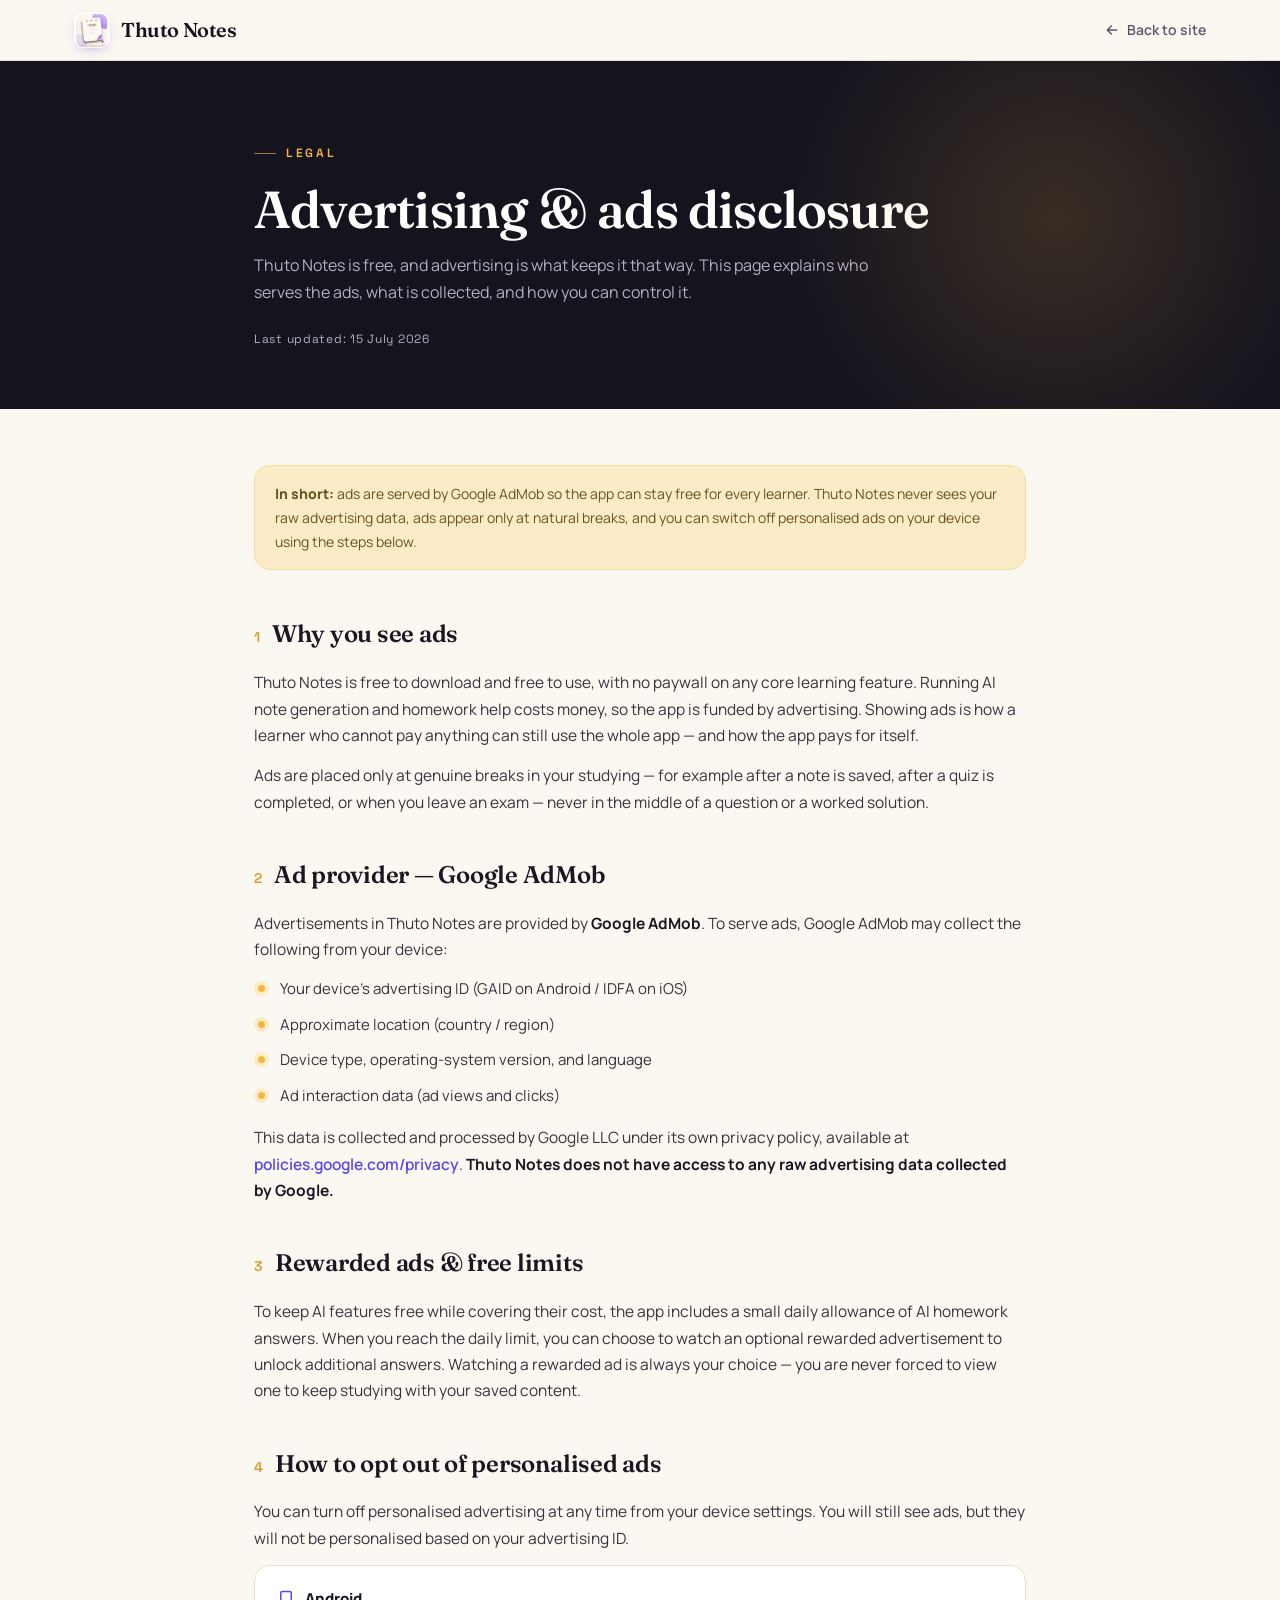
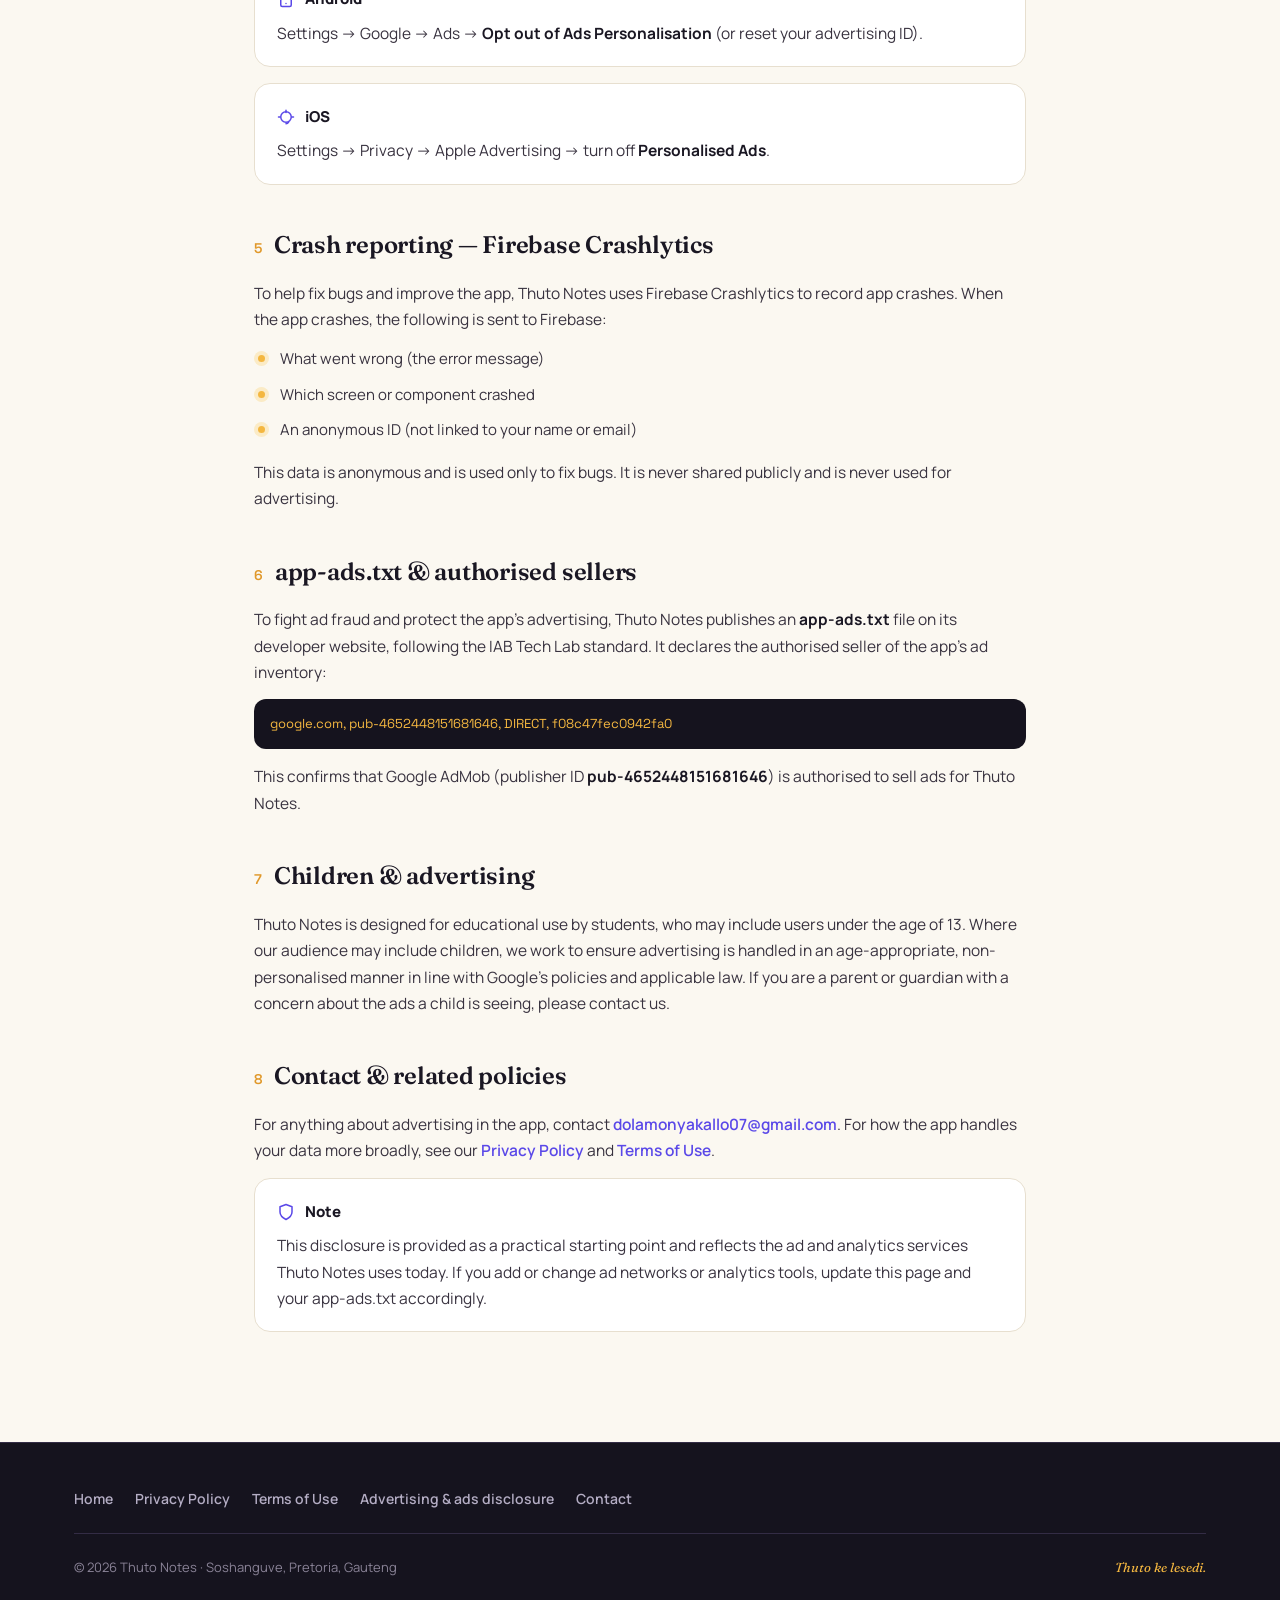
<file: advertising.html>
<!DOCTYPE html>
<html lang="en">
<head>
<meta charset="UTF-8" />
<meta name="viewport" content="width=device-width, initial-scale=1.0" />
<title>Advertising &amp; Ads Disclosure — Thuto Notes</title>
<meta name="description" content="How advertising works in Thuto Notes: Google AdMob, what is collected, how to opt out of personalised ads, crash reporting, and app-ads.txt." />
<meta name="theme-color" content="#15131E" />
<link rel="icon" type="image/png" href="app-icon.png" />
<link rel="preconnect" href="https://fonts.googleapis.com">
<link rel="preconnect" href="https://fonts.gstatic.com" crossorigin>
<link href="https://fonts.googleapis.com/css2?family=Fraunces:ital,opsz,wght@0,9..144,400;0,9..144,500;0,9..144,600;0,9..144,700;1,9..144,400;1,9..144,500&family=Manrope:wght@400;500;600;700;800&family=Space+Grotesk:wght@400;500;600;700&display=swap" rel="stylesheet">
<link rel="stylesheet" href="legal.css" />
</head>
<body>

<div class="lbar">
  <div class="lbar-in">
    <a href="index.html" class="lbrand"><img src="app-icon.png" alt="" />Thuto Notes</a>
    <a href="index.html" class="lback"><svg viewBox="0 0 24 24" fill="none" stroke="currentColor" stroke-width="2.2" stroke-linecap="round" stroke-linejoin="round"><path d="M19 12H5M11 18l-6-6 6-6"/></svg><span>Back to site</span></a>
  </div>
</div>

<header class="lhead">
  <div class="wrap">
    <span class="eyebrow"><span class="tick"></span>Legal</span>
    <h1>Advertising &amp; ads disclosure</h1>
    <p>Thuto Notes is free, and advertising is what keeps it that way. This page explains who serves the ads, what is collected, and how you can control it.</p>
    <div class="updated">Last updated: 15 July 2026</div>
  </div>
</header>

<main class="lbody">
  <div class="wrap">
    <div class="note"><b>In short:</b> ads are served by Google AdMob so the app can stay free for every learner. Thuto Notes never sees your raw advertising data, ads appear only at natural breaks, and you can switch off personalised ads on your device using the steps below.</div>

    <section class="sec" id="why-ads">
      <h2><span class="n">1</span>Why you see ads</h2>
      <p>Thuto Notes is free to download and free to use, with no paywall on any core learning feature. Running AI note generation and homework help costs money, so the app is funded by advertising. Showing ads is how a learner who cannot pay anything can still use the whole app — and how the app pays for itself.</p>
      <p>Ads are placed only at genuine breaks in your studying — for example after a note is saved, after a quiz is completed, or when you leave an exam — never in the middle of a question or a worked solution.</p>
    </section>

    <section class="sec" id="admob">
      <h2><span class="n">2</span>Ad provider — Google AdMob</h2>
      <p>Advertisements in Thuto Notes are provided by <strong>Google AdMob</strong>. To serve ads, Google AdMob may collect the following from your device:</p>
      <ul>
        <li>Your device’s advertising ID (GAID on Android / IDFA on iOS)</li>
        <li>Approximate location (country / region)</li>
        <li>Device type, operating-system version, and language</li>
        <li>Ad interaction data (ad views and clicks)</li>
      </ul>
      <p>This data is collected and processed by Google LLC under its own privacy policy, available at <a href="https://policies.google.com/privacy" target="_blank" rel="noopener">policies.google.com/privacy</a>. <strong>Thuto Notes does not have access to any raw advertising data collected by Google.</strong></p>
    </section>

    <section class="sec" id="rewarded">
      <h2><span class="n">3</span>Rewarded ads &amp; free limits</h2>
      <p>To keep AI features free while covering their cost, the app includes a small daily allowance of AI homework answers. When you reach the daily limit, you can choose to watch an optional rewarded advertisement to unlock additional answers. Watching a rewarded ad is always your choice — you are never forced to view one to keep studying with your saved content.</p>
    </section>

    <section class="sec" id="opt-out">
      <h2><span class="n">4</span>How to opt out of personalised ads</h2>
      <p>You can turn off personalised advertising at any time from your device settings. You will still see ads, but they will not be personalised based on your advertising ID.</p>
      <div class="callout">
        <div class="ct"><svg viewBox="0 0 24 24" fill="none" stroke="currentColor" stroke-width="2" stroke-linecap="round" stroke-linejoin="round"><rect x="5" y="2" width="14" height="20" rx="2"/><line x1="12" y1="18" x2="12" y2="18"/></svg>Android</div>
        <p style="margin:0">Settings → Google → Ads → <strong>Opt out of Ads Personalisation</strong> (or reset your advertising ID).</p>
      </div>
      <div class="callout">
        <div class="ct"><svg viewBox="0 0 24 24" fill="none" stroke="currentColor" stroke-width="2" stroke-linecap="round" stroke-linejoin="round"><path d="M12 20.94c1.5 0 2.75-.75 3.5-2M12 6V3M4 12H2m20 0h-2"/><circle cx="12" cy="12" r="7"/></svg>iOS</div>
        <p style="margin:0">Settings → Privacy → Apple Advertising → turn off <strong>Personalised Ads</strong>.</p>
      </div>
    </section>

    <section class="sec" id="crash">
      <h2><span class="n">5</span>Crash reporting — Firebase Crashlytics</h2>
      <p>To help fix bugs and improve the app, Thuto Notes uses Firebase Crashlytics to record app crashes. When the app crashes, the following is sent to Firebase:</p>
      <ul>
        <li>What went wrong (the error message)</li>
        <li>Which screen or component crashed</li>
        <li>An anonymous ID (not linked to your name or email)</li>
      </ul>
      <p>This data is anonymous and is used only to fix bugs. It is never shared publicly and is never used for advertising.</p>
    </section>

    <section class="sec" id="app-ads-txt">
      <h2><span class="n">6</span>app-ads.txt &amp; authorised sellers</h2>
      <p>To fight ad fraud and protect the app’s advertising, Thuto Notes publishes an <strong>app-ads.txt</strong> file on its developer website, following the IAB Tech Lab standard. It declares the authorised seller of the app’s ad inventory:</p>
      <div class="mono-block">google.com, pub-4652448151681646, DIRECT, f08c47fec0942fa0</div>
      <p>This confirms that Google AdMob (publisher ID <strong>pub-4652448151681646</strong>) is authorised to sell ads for Thuto Notes.</p>
    </section>

    <section class="sec" id="children">
      <h2><span class="n">7</span>Children &amp; advertising</h2>
      <p>Thuto Notes is designed for educational use by students, who may include users under the age of 13. Where our audience may include children, we work to ensure advertising is handled in an age-appropriate, non-personalised manner in line with Google’s policies and applicable law. If you are a parent or guardian with a concern about the ads a child is seeing, please contact us.</p>
    </section>

    <section class="sec" id="contact">
      <h2><span class="n">8</span>Contact &amp; related policies</h2>
      <p>For anything about advertising in the app, contact <a href="mailto:dolamonyakallo07@gmail.com">dolamonyakallo07@gmail.com</a>. For how the app handles your data more broadly, see our <a href="https://political-thought-4c5.notion.site/Privacy-Policy-Thuto-Notes-056b5d413b364f66b0993b830af075ea" target="_blank" rel="noopener">Privacy Policy</a> and <a href="terms.html">Terms of Use</a>.</p>
      <div class="callout">
        <div class="ct"><svg viewBox="0 0 24 24" fill="none" stroke="currentColor" stroke-width="2" stroke-linecap="round" stroke-linejoin="round"><path d="M12 22s8-4 8-10V5l-8-3-8 3v7c0 6 8 10 8 10z"/></svg>Note</div>
        <p style="margin:0">This disclosure is provided as a practical starting point and reflects the ad and analytics services Thuto Notes uses today. If you add or change ad networks or analytics tools, update this page and your app-ads.txt accordingly.</p>
      </div>
    </section>
  </div>
</main>

<footer class="lfoot">
  <div class="lfoot-in">
    <div class="lfoot-links">
      <a href="index.html">Home</a>
      <a href="https://political-thought-4c5.notion.site/Privacy-Policy-Thuto-Notes-056b5d413b364f66b0993b830af075ea" target="_blank" rel="noopener">Privacy Policy</a>
      <a href="terms.html">Terms of Use</a>
      <a href="advertising.html">Advertising &amp; ads disclosure</a>
      <a href="mailto:dolamonyakallo07@gmail.com">Contact</a>
    </div>
    <div class="lfoot-bottom">
      <span>© 2026 Thuto Notes · Soshanguve, Pretoria, Gauteng</span>
      <span class="motto">Thuto ke lesedi.</span>
    </div>
  </div>
</footer>

</body>
</html>
</file>
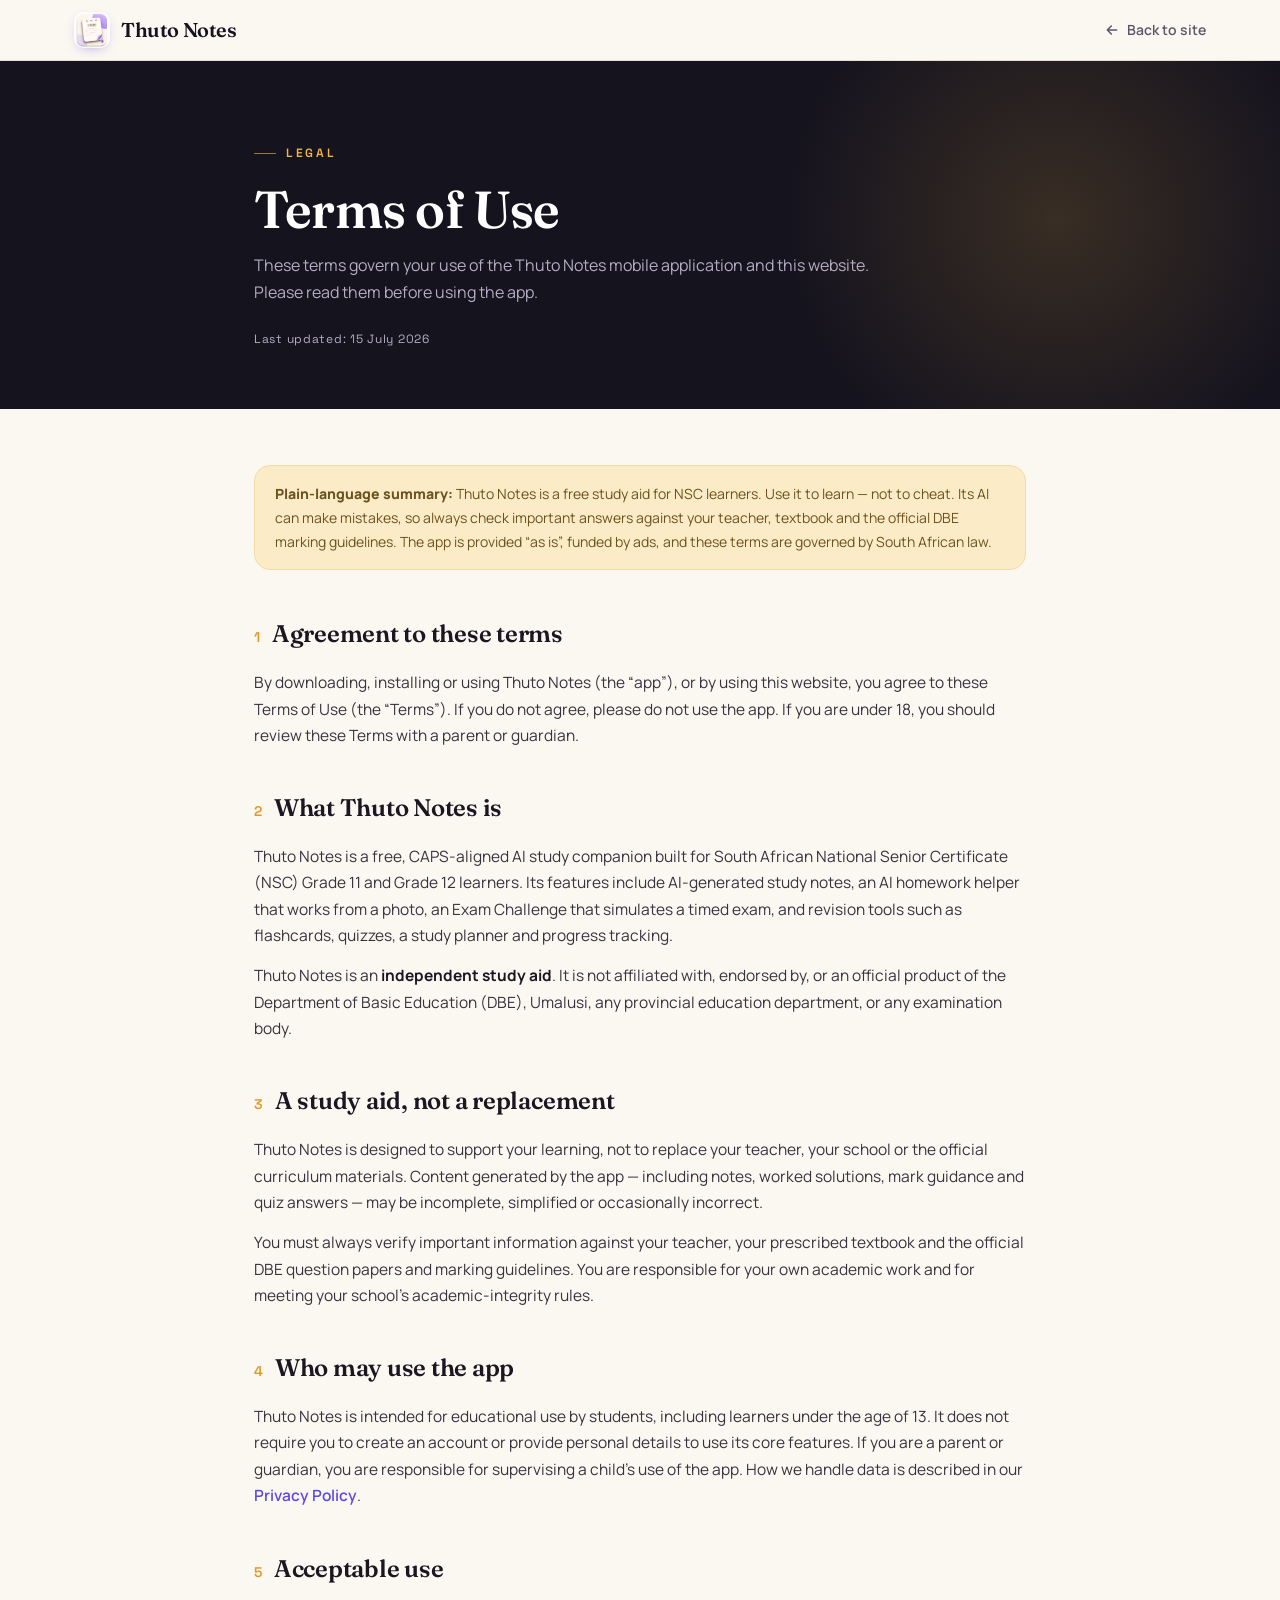
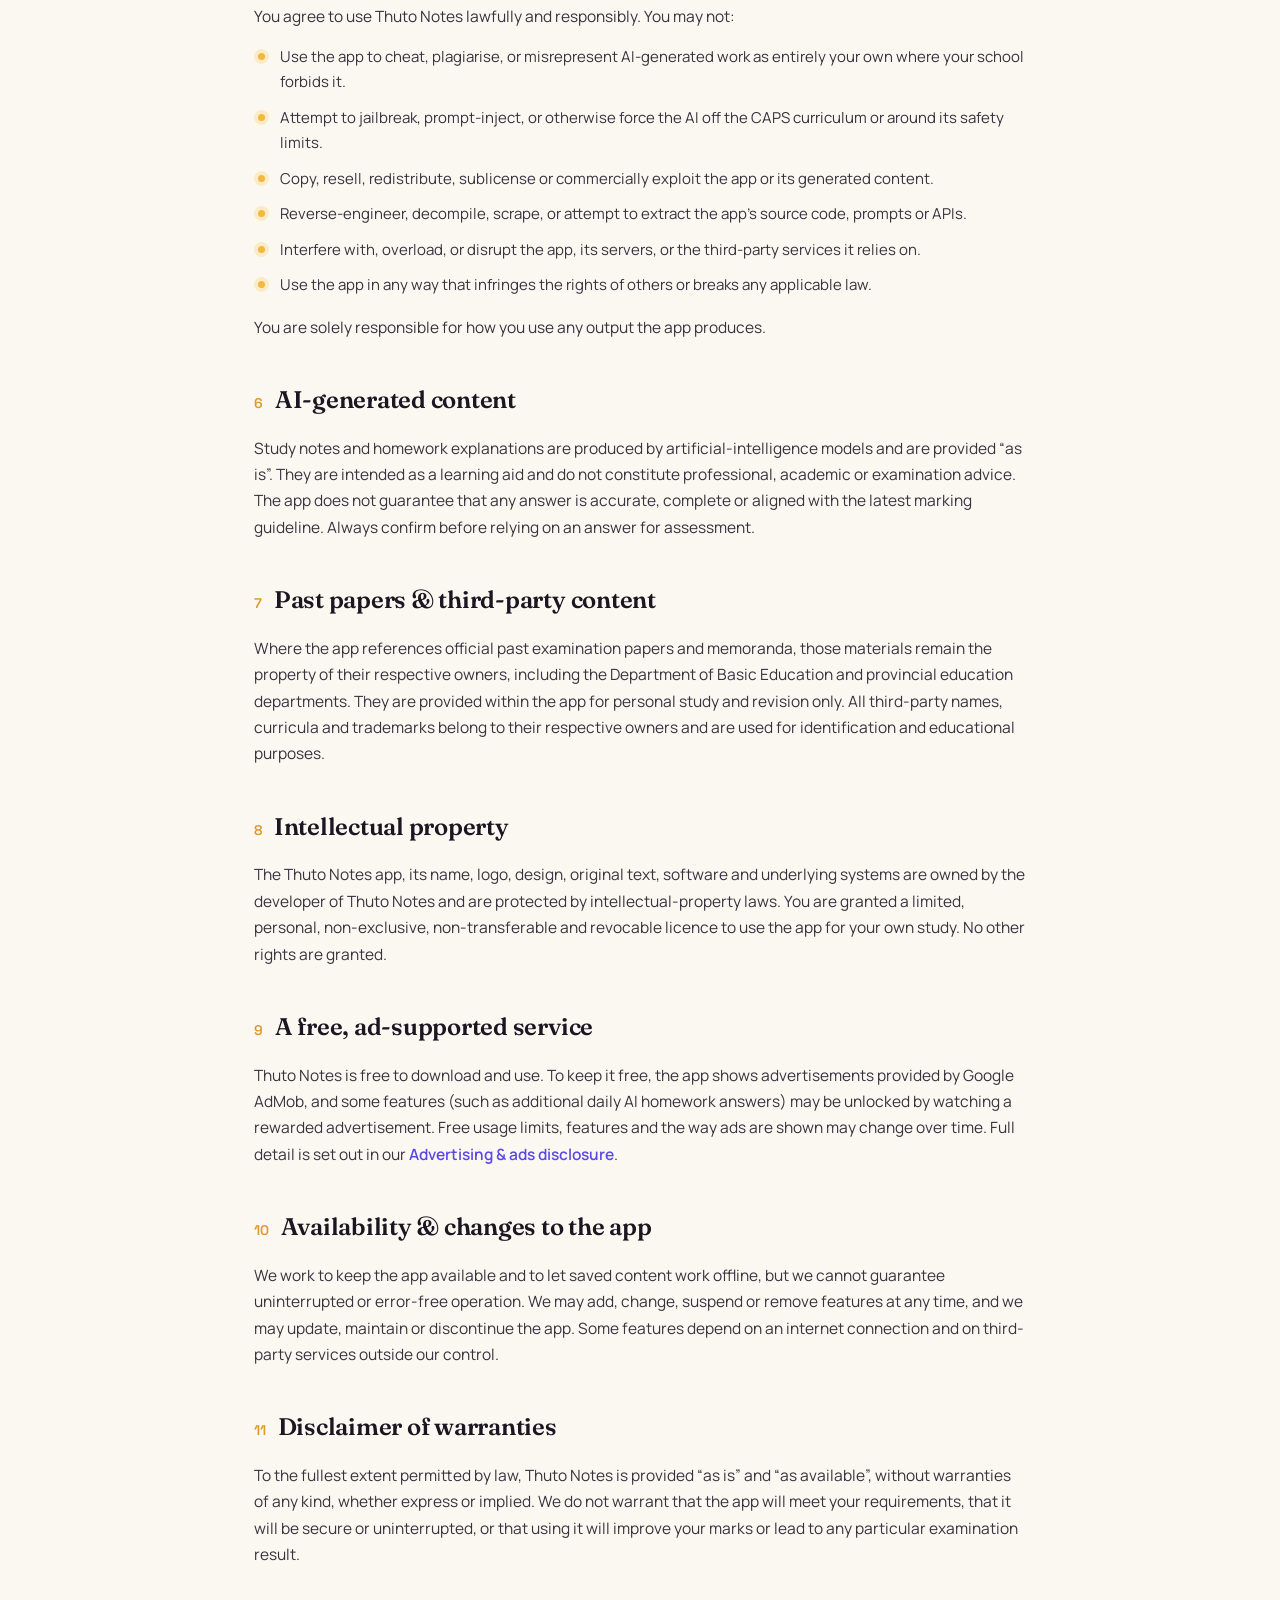
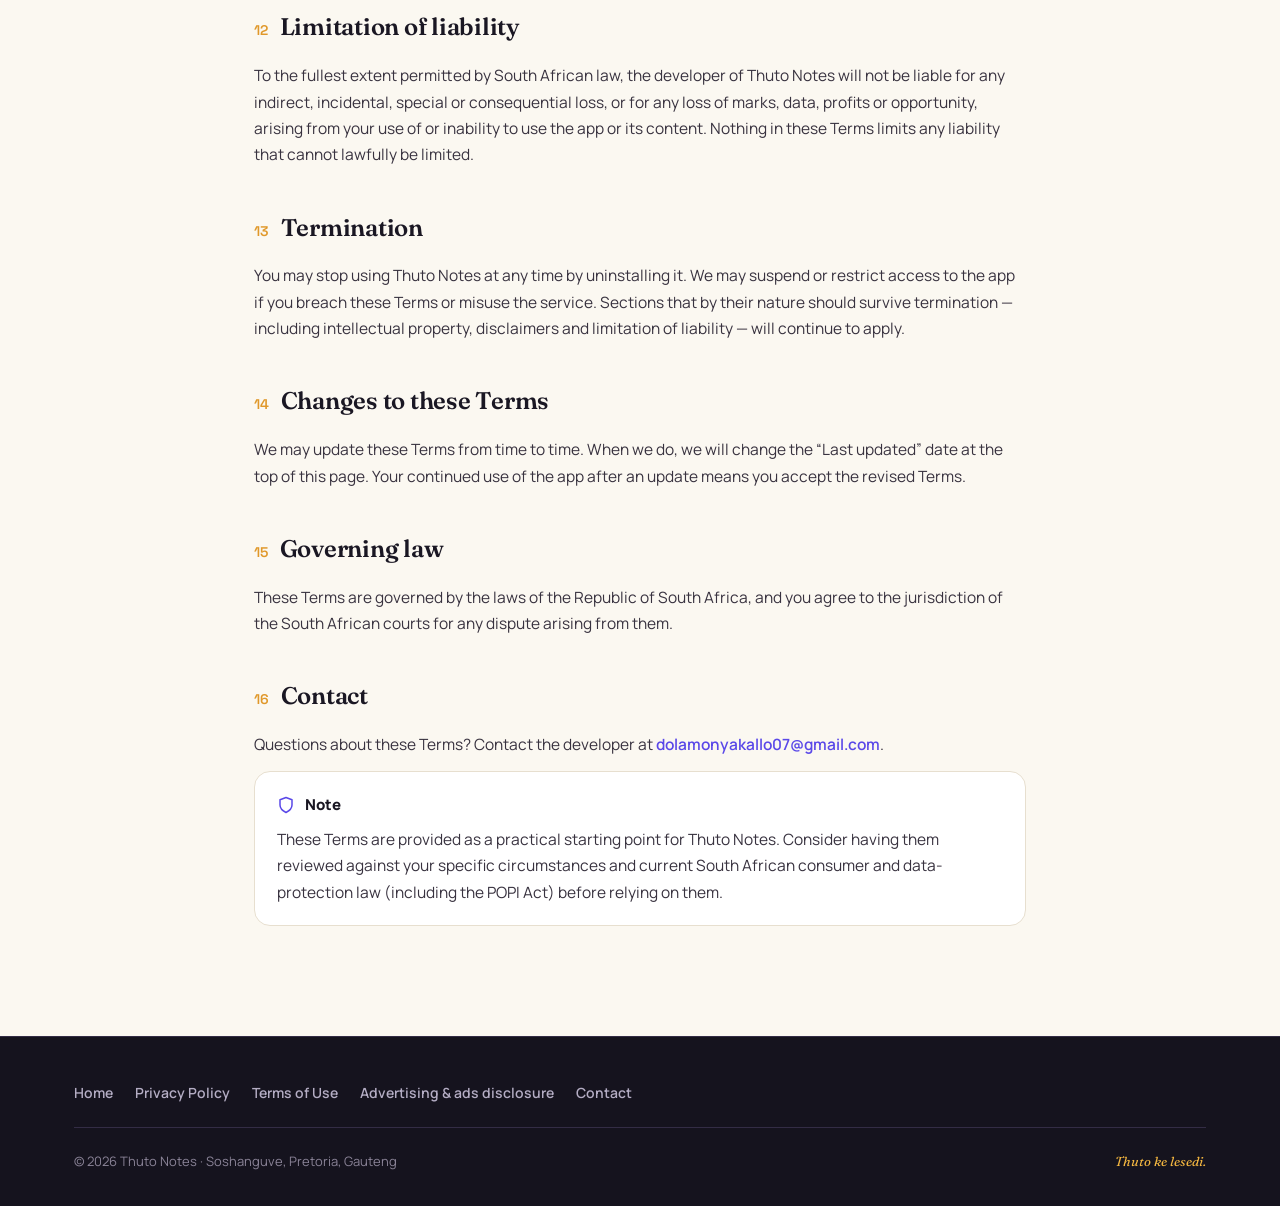
<file: terms.html>
<!DOCTYPE html>
<html lang="en">
<head>
<meta charset="UTF-8" />
<meta name="viewport" content="width=device-width, initial-scale=1.0" />
<title>Terms of Use — Thuto Notes</title>
<meta name="description" content="The Terms of Use for Thuto Notes, a free CAPS-aligned AI study companion for South African NSC Grade 11 & 12 learners." />
<meta name="theme-color" content="#15131E" />
<link rel="icon" type="image/png" href="app-icon.png" />
<link rel="preconnect" href="https://fonts.googleapis.com">
<link rel="preconnect" href="https://fonts.gstatic.com" crossorigin>
<link href="https://fonts.googleapis.com/css2?family=Fraunces:ital,opsz,wght@0,9..144,400;0,9..144,500;0,9..144,600;0,9..144,700;1,9..144,400;1,9..144,500&family=Manrope:wght@400;500;600;700;800&family=Space+Grotesk:wght@400;500;600;700&display=swap" rel="stylesheet">
<link rel="stylesheet" href="legal.css" />
</head>
<body>

<div class="lbar">
  <div class="lbar-in">
    <a href="index.html" class="lbrand"><img src="app-icon.png" alt="" />Thuto Notes</a>
    <a href="index.html" class="lback"><svg viewBox="0 0 24 24" fill="none" stroke="currentColor" stroke-width="2.2" stroke-linecap="round" stroke-linejoin="round"><path d="M19 12H5M11 18l-6-6 6-6"/></svg><span>Back to site</span></a>
  </div>
</div>

<header class="lhead">
  <div class="wrap">
    <span class="eyebrow"><span class="tick"></span>Legal</span>
    <h1>Terms of Use</h1>
    <p>These terms govern your use of the Thuto Notes mobile application and this website. Please read them before using the app.</p>
    <div class="updated">Last updated: 15 July 2026</div>
  </div>
</header>

<main class="lbody">
  <div class="wrap">
    <div class="note"><b>Plain-language summary:</b> Thuto Notes is a free study aid for NSC learners. Use it to learn — not to cheat. Its AI can make mistakes, so always check important answers against your teacher, textbook and the official DBE marking guidelines. The app is provided “as is”, funded by ads, and these terms are governed by South African law.</div>

    <section class="sec" id="agreement">
      <h2><span class="n">1</span>Agreement to these terms</h2>
      <p>By downloading, installing or using Thuto Notes (the “app”), or by using this website, you agree to these Terms of Use (the “Terms”). If you do not agree, please do not use the app. If you are under 18, you should review these Terms with a parent or guardian.</p>
    </section>

    <section class="sec" id="service">
      <h2><span class="n">2</span>What Thuto Notes is</h2>
      <p>Thuto Notes is a free, CAPS-aligned AI study companion built for South African National Senior Certificate (NSC) Grade 11 and Grade 12 learners. Its features include AI-generated study notes, an AI homework helper that works from a photo, an Exam Challenge that simulates a timed exam, and revision tools such as flashcards, quizzes, a study planner and progress tracking.</p>
      <p>Thuto Notes is an <strong>independent study aid</strong>. It is not affiliated with, endorsed by, or an official product of the Department of Basic Education (DBE), Umalusi, any provincial education department, or any examination body.</p>
    </section>

    <section class="sec" id="study-aid">
      <h2><span class="n">3</span>A study aid, not a replacement</h2>
      <p>Thuto Notes is designed to support your learning, not to replace your teacher, your school or the official curriculum materials. Content generated by the app — including notes, worked solutions, mark guidance and quiz answers — may be incomplete, simplified or occasionally incorrect.</p>
      <p>You must always verify important information against your teacher, your prescribed textbook and the official DBE question papers and marking guidelines. You are responsible for your own academic work and for meeting your school’s academic-integrity rules.</p>
    </section>

    <section class="sec" id="eligibility">
      <h2><span class="n">4</span>Who may use the app</h2>
      <p>Thuto Notes is intended for educational use by students, including learners under the age of 13. It does not require you to create an account or provide personal details to use its core features. If you are a parent or guardian, you are responsible for supervising a child’s use of the app. How we handle data is described in our <a href="https://political-thought-4c5.notion.site/Privacy-Policy-Thuto-Notes-056b5d413b364f66b0993b830af075ea" target="_blank" rel="noopener">Privacy Policy</a>.</p>
    </section>

    <section class="sec" id="acceptable-use">
      <h2><span class="n">5</span>Acceptable use</h2>
      <p>You agree to use Thuto Notes lawfully and responsibly. You may not:</p>
      <ul>
        <li>Use the app to cheat, plagiarise, or misrepresent AI-generated work as entirely your own where your school forbids it.</li>
        <li>Attempt to jailbreak, prompt-inject, or otherwise force the AI off the CAPS curriculum or around its safety limits.</li>
        <li>Copy, resell, redistribute, sublicense or commercially exploit the app or its generated content.</li>
        <li>Reverse-engineer, decompile, scrape, or attempt to extract the app’s source code, prompts or APIs.</li>
        <li>Interfere with, overload, or disrupt the app, its servers, or the third-party services it relies on.</li>
        <li>Use the app in any way that infringes the rights of others or breaks any applicable law.</li>
      </ul>
      <p>You are solely responsible for how you use any output the app produces.</p>
    </section>

    <section class="sec" id="ai-content">
      <h2><span class="n">6</span>AI-generated content</h2>
      <p>Study notes and homework explanations are produced by artificial-intelligence models and are provided “as is”. They are intended as a learning aid and do not constitute professional, academic or examination advice. The app does not guarantee that any answer is accurate, complete or aligned with the latest marking guideline. Always confirm before relying on an answer for assessment.</p>
    </section>

    <section class="sec" id="third-party">
      <h2><span class="n">7</span>Past papers &amp; third-party content</h2>
      <p>Where the app references official past examination papers and memoranda, those materials remain the property of their respective owners, including the Department of Basic Education and provincial education departments. They are provided within the app for personal study and revision only. All third-party names, curricula and trademarks belong to their respective owners and are used for identification and educational purposes.</p>
    </section>

    <section class="sec" id="ip">
      <h2><span class="n">8</span>Intellectual property</h2>
      <p>The Thuto Notes app, its name, logo, design, original text, software and underlying systems are owned by the developer of Thuto Notes and are protected by intellectual-property laws. You are granted a limited, personal, non-exclusive, non-transferable and revocable licence to use the app for your own study. No other rights are granted.</p>
    </section>

    <section class="sec" id="free-ads">
      <h2><span class="n">9</span>A free, ad-supported service</h2>
      <p>Thuto Notes is free to download and use. To keep it free, the app shows advertisements provided by Google AdMob, and some features (such as additional daily AI homework answers) may be unlocked by watching a rewarded advertisement. Free usage limits, features and the way ads are shown may change over time. Full detail is set out in our <a href="advertising.html">Advertising &amp; ads disclosure</a>.</p>
    </section>

    <section class="sec" id="availability">
      <h2><span class="n">10</span>Availability &amp; changes to the app</h2>
      <p>We work to keep the app available and to let saved content work offline, but we cannot guarantee uninterrupted or error-free operation. We may add, change, suspend or remove features at any time, and we may update, maintain or discontinue the app. Some features depend on an internet connection and on third-party services outside our control.</p>
    </section>

    <section class="sec" id="disclaimer">
      <h2><span class="n">11</span>Disclaimer of warranties</h2>
      <p>To the fullest extent permitted by law, Thuto Notes is provided “as is” and “as available”, without warranties of any kind, whether express or implied. We do not warrant that the app will meet your requirements, that it will be secure or uninterrupted, or that using it will improve your marks or lead to any particular examination result.</p>
    </section>

    <section class="sec" id="liability">
      <h2><span class="n">12</span>Limitation of liability</h2>
      <p>To the fullest extent permitted by South African law, the developer of Thuto Notes will not be liable for any indirect, incidental, special or consequential loss, or for any loss of marks, data, profits or opportunity, arising from your use of or inability to use the app or its content. Nothing in these Terms limits any liability that cannot lawfully be limited.</p>
    </section>

    <section class="sec" id="termination">
      <h2><span class="n">13</span>Termination</h2>
      <p>You may stop using Thuto Notes at any time by uninstalling it. We may suspend or restrict access to the app if you breach these Terms or misuse the service. Sections that by their nature should survive termination — including intellectual property, disclaimers and limitation of liability — will continue to apply.</p>
    </section>

    <section class="sec" id="changes">
      <h2><span class="n">14</span>Changes to these Terms</h2>
      <p>We may update these Terms from time to time. When we do, we will change the “Last updated” date at the top of this page. Your continued use of the app after an update means you accept the revised Terms.</p>
    </section>

    <section class="sec" id="law">
      <h2><span class="n">15</span>Governing law</h2>
      <p>These Terms are governed by the laws of the Republic of South Africa, and you agree to the jurisdiction of the South African courts for any dispute arising from them.</p>
    </section>

    <section class="sec" id="contact">
      <h2><span class="n">16</span>Contact</h2>
      <p>Questions about these Terms? Contact the developer at <a href="mailto:dolamonyakallo07@gmail.com">dolamonyakallo07@gmail.com</a>.</p>
      <div class="callout">
        <div class="ct"><svg viewBox="0 0 24 24" fill="none" stroke="currentColor" stroke-width="2" stroke-linecap="round" stroke-linejoin="round"><path d="M12 22s8-4 8-10V5l-8-3-8 3v7c0 6 8 10 8 10z"/></svg>Note</div>
        <p style="margin:0">These Terms are provided as a practical starting point for Thuto Notes. Consider having them reviewed against your specific circumstances and current South African consumer and data-protection law (including the POPI Act) before relying on them.</p>
      </div>
    </section>
  </div>
</main>

<footer class="lfoot">
  <div class="lfoot-in">
    <div class="lfoot-links">
      <a href="index.html">Home</a>
      <a href="https://political-thought-4c5.notion.site/Privacy-Policy-Thuto-Notes-056b5d413b364f66b0993b830af075ea" target="_blank" rel="noopener">Privacy Policy</a>
      <a href="terms.html">Terms of Use</a>
      <a href="advertising.html">Advertising &amp; ads disclosure</a>
      <a href="mailto:dolamonyakallo07@gmail.com">Contact</a>
    </div>
    <div class="lfoot-bottom">
      <span>© 2026 Thuto Notes · Soshanguve, Pretoria, Gauteng</span>
      <span class="motto">Thuto ke lesedi.</span>
    </div>
  </div>
</footer>

</body>
</html>
</file>
<file: legal.css>
:root{
  --ink:#15131E; --ink-soft:#211C30; --ink-line:#332C45;
  --paper:#FBF8F1; --paper-dim:#F2ECDF; --paper-line:#E7DFCF;
  --lesedi:#F4B740; --lesedi-deep:#E0982A; --lesedi-soft:#FBEBC6;
  --indigo:#5A48E8; --indigo-soft:#EBE7FF; --verify:#2E8B6B;
  --text:#1A1723; --muted:#5C5568; --muted-dim:#8A8397;
  --paper-on-dark:#EFEAF7; --muted-on-dark:#B4ADC4;
  --serif:'Fraunces',Georgia,serif;
  --sans:'Manrope',system-ui,-apple-system,sans-serif;
  --mono:'Space Grotesk',ui-monospace,monospace;
}
*{margin:0;padding:0;box-sizing:border-box}
html{scroll-behavior:smooth;-webkit-text-size-adjust:100%}
body{font-family:var(--sans);background:var(--paper);color:var(--text);line-height:1.7;-webkit-font-smoothing:antialiased}
a{color:var(--indigo);text-decoration:none}
a:hover{text-decoration:underline}
img,svg{display:block}
::selection{background:var(--lesedi);color:var(--ink)}
.wrap{max-width:820px;margin:0 auto;padding:0 24px}

/* top bar */
.lbar{position:sticky;top:0;z-index:50;background:rgba(251,248,241,.9);backdrop-filter:blur(14px);border-bottom:1px solid var(--paper-line)}
.lbar-in{max-width:1180px;margin:0 auto;padding:12px 24px;display:flex;align-items:center;justify-content:space-between;gap:16px}
.lbrand{display:flex;align-items:center;gap:11px;font-family:var(--serif);font-size:20px;font-weight:600;letter-spacing:-.02em;color:var(--ink)}
.lbrand img{width:36px;height:36px;border-radius:10px;object-fit:cover;box-shadow:0 4px 12px -5px rgba(90,72,232,.5)}
.lback{font-size:14px;font-weight:600;color:var(--muted);display:inline-flex;align-items:center;gap:7px}
.lback:hover{color:var(--indigo);text-decoration:none}
.lback svg{width:16px;height:16px}

/* header band */
.lhead{background:var(--ink);color:var(--paper-on-dark);position:relative;overflow:hidden;padding:74px 0 60px}
.lhead::after{content:"";position:absolute;top:-30%;right:-10%;width:55%;height:150%;background:radial-gradient(circle,rgba(244,183,64,.16),transparent 62%);pointer-events:none}
.lhead .eyebrow{font-family:var(--mono);font-size:12px;letter-spacing:.22em;text-transform:uppercase;font-weight:600;color:var(--lesedi);display:inline-flex;align-items:center;gap:10px;margin-bottom:18px}
.lhead .eyebrow .tick{width:22px;height:1px;background:currentColor;opacity:.6}
.lhead h1{font-family:var(--serif);font-size:clamp(34px,5vw,52px);font-weight:600;line-height:1.05;letter-spacing:-.015em;color:#fff;position:relative}
.lhead p{margin-top:16px;font-size:16px;color:var(--muted-on-dark);max-width:620px;position:relative}
.lhead .updated{margin-top:22px;font-family:var(--mono);font-size:12px;letter-spacing:.06em;color:var(--muted-on-dark);position:relative}

/* content */
.lbody{padding:56px 0 40px}
.note{background:var(--lesedi-soft);border:1px solid #F0DDA6;border-radius:16px;padding:16px 20px;font-size:14px;color:#6b5320;margin-bottom:44px}
.note b{font-weight:800}
.sec{margin-bottom:40px;scroll-margin-top:90px}
.sec h2{font-family:var(--serif);font-size:24px;font-weight:600;letter-spacing:-.01em;color:var(--text);margin-bottom:14px;display:flex;gap:12px;align-items:baseline}
.sec h2 .n{font-family:var(--mono);font-size:14px;font-weight:600;color:var(--lesedi-deep);flex:none}
.sec h3{font-family:var(--sans);font-size:16px;font-weight:800;color:var(--text);margin:22px 0 8px}
.sec p{font-size:15.5px;color:#38323f;margin-bottom:14px}
.sec ul{list-style:none;display:flex;flex-direction:column;gap:10px;margin:6px 0 16px}
.sec li{position:relative;padding-left:26px;font-size:15px;color:#38323f}
.sec li::before{content:"";position:absolute;left:4px;top:9px;width:7px;height:7px;border-radius:50%;background:var(--lesedi);box-shadow:0 0 0 4px var(--lesedi-soft)}
.sec strong{color:var(--text);font-weight:700}
.sec a{font-weight:600;word-break:break-word}
.callout{background:#fff;border:1px solid var(--paper-line);border-radius:16px;padding:20px 22px;margin:8px 0 16px}
.callout .ct{display:flex;align-items:center;gap:10px;font-weight:800;font-size:15px;color:var(--text);margin-bottom:8px}
.callout .ct svg{width:18px;height:18px;color:var(--indigo);flex:none}
.mono-block{font-family:var(--mono);font-size:13px;background:var(--ink);color:var(--lesedi);padding:14px 16px;border-radius:12px;overflow-x:auto;margin:6px 0 14px}

/* footer */
.lfoot{background:var(--ink);color:var(--muted-on-dark);border-top:1px solid var(--ink-line);padding:44px 0 34px;margin-top:30px}
.lfoot-in{max-width:1180px;margin:0 auto;padding:0 24px}
.lfoot-links{display:flex;flex-wrap:wrap;gap:8px 22px;margin-bottom:22px}
.lfoot-links a{font-size:14px;color:var(--muted-on-dark);font-weight:600}
.lfoot-links a:hover{color:var(--lesedi);text-decoration:none}
.lfoot-bottom{border-top:1px solid var(--ink-line);padding-top:22px;display:flex;justify-content:space-between;gap:14px;flex-wrap:wrap;font-size:13px;color:var(--muted-dim)}
.lfoot .motto{font-family:var(--serif);font-style:italic;color:var(--lesedi)}

@media(max-width:640px){
  .lhead{padding:54px 0 44px}
  .lbody{padding:40px 0 30px}
  .lback span{display:none}
}
</file>
